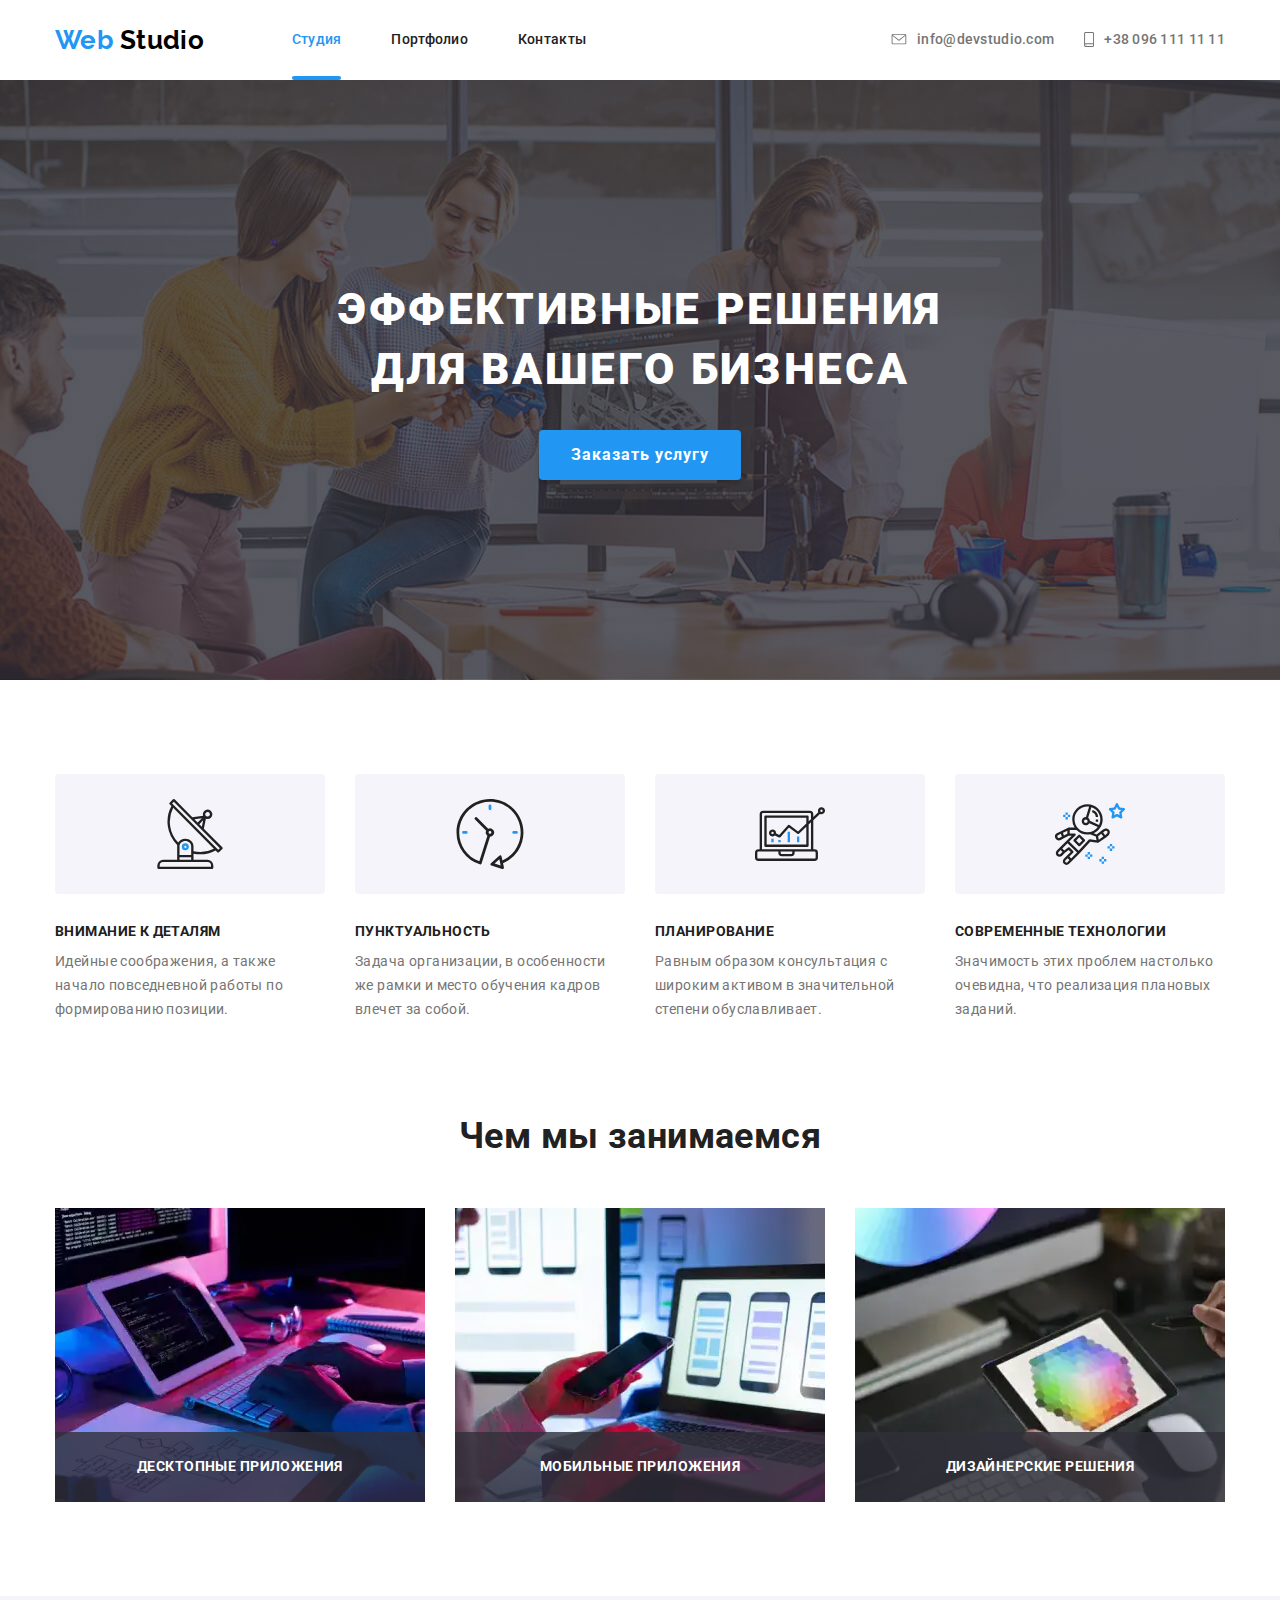
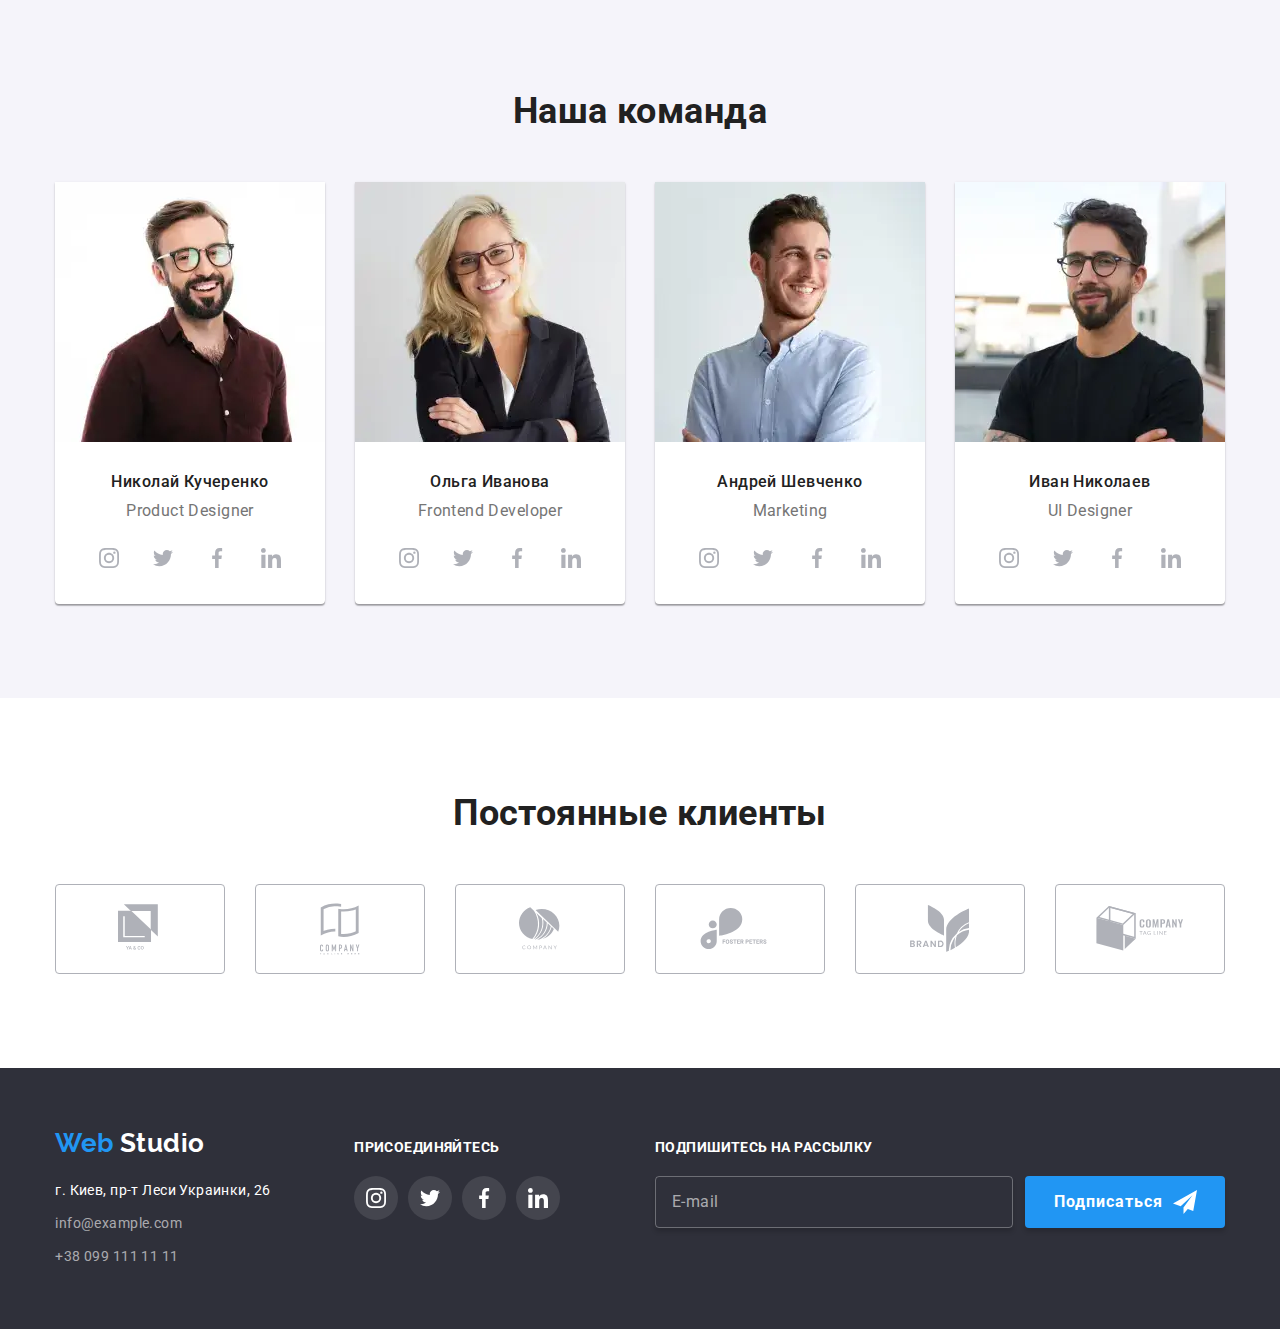
<file: index.html>
<!DOCTYPE html>
<html lang="ru">
  <head>
    <meta charset="UTF-8" />
    <meta name="viewport" content="width=device-width, initial-scale=1.0" />
    <title>Веб Студия</title>
    <link
      href="https://fonts.googleapis.com/css2?family=Roboto:wght@400;500;700;900&display=swap"
      rel="stylesheet"
    />
    <!-- <link
      rel="stylesheet"
      href="https://cdnjs.cloudflare.com/ajax/libs/modern-normalize/0.7.0/modern-normalize.min.css"
    /> -->
    <link
      rel="stylesheet"
      href="https://cdnjs.cloudflare.com/ajax/libs/animate.css/4.0.0/animate.min.css"
    />
    <link rel="stylesheet" href="./css/main.min.css" />
  </head>
  <body class="page">
    <!-- Шапка -->
    <header class="header studio">
      <div class="container">
        <a class="logo animate__heartBeat" href="./index.html" lang="en"
          ><span class="accent">Web</span> Studio</a
        >
        <button
          class="menu-button"
          type="button"
          aria-expanded="false"
          aria-controls="menu-container"
          data-menu-button
        >
          <svg
            class="icon-menu-button"
            width="40"
            height="40"
            aria-label="Переключатель мобильного меню"
          >
            <use
              class="icon-menu-open"
              href="./images/sprite.svg#icon-menu-open"
            ></use>
            <use
              class="icon-menu-close"
              href="./images/sprite.svg#icon-menu-close"
            ></use>
          </svg>
        </button>

        <div class="menu-container" id="menu-container" data-menu>
          <nav class="navigation">
            <ul class="site-nav-list">
              <li class="site-nav-item">
                <a class="site-nav-link current" href="">Студия</a>
              </li>
              <li class="site-nav-item">
                <a class="site-nav-link" href="./portfolio.html">Портфолио</a>
              </li>
              <li class="site-nav-item">
                <a class="site-nav-link" href="#contacts">Контакты</a>
              </li>
            </ul>
          </nav>

          <!-- МОЖНА ОБЕРНУТИ У address -->
          <ul class="header-connect-list">
            <li class="header-connect-item">
              <a class="header-connect-link" href="mailto:info@devstudio.com">
                <svg class="icon-header-connect" width="16px" height="11px">
                  <use href="./images/sprite.svg#envelope"></use>
                </svg>
                info@devstudio.com</a
              >
            </li>
            <li class="header-connect-item">
              <a class="header-connect-link" href="tel:+380961111111">
                <svg class="icon-header-connect" width="10px" height="15px">
                  <use href="./images/sprite.svg#smartphone"></use>
                </svg>
                +38 096 111 11 11</a
              >
            </li>
          </ul>
        </div>
      </div>
    </header>

    <main>
      <!-- Герой -->
      <section class="hero">
        <h1 class="hero-title">
          Эффективные решения <br />
          для вашего бизнеса
        </h1>
        <button data-modal-open class="button">Заказать услугу</button>
      </section>

      <!-- Переваги -->
      <section class="benefits section">
        <div class="container">
          <h2 class="section-title visually-hidden">Преимущества</h2>
          <ul class="benefits-list">
            <li class="list-item">
              <div class="benefits-icon">
                <svg class="icon-benefits-list">
                  <use href="./images/sprite.svg#benefits-antenna"></use>
                </svg>
              </div>
              <h3 class="title">Внимание к деталям</h3>
              <p class="text">
                Идейные соображения, а также начало повседневной работы по
                формированию позиции.
              </p>
            </li>
            <li class="list-item">
              <div class="benefits-icon">
                <svg class="icon-benefits-list">
                  <use href="./images/sprite.svg#benefits-clock"></use>
                </svg>
              </div>
              <h3 class="title">Пунктуальность</h3>
              <p class="text">
                Задача организации, в особенности же рамки и место обучения
                кадров влечет за собой.
              </p>
            </li>
            <li class="list-item">
              <div class="benefits-icon">
                <svg class="icon-benefits-list">
                  <use href="./images/sprite.svg#benefits-diagram"></use>
                </svg>
              </div>
              <h3 class="title">Планирование</h3>
              <p class="text">
                Равным образом консультация с широким активом в значительной
                степени обуславливает.
              </p>
            </li>
            <li class="list-item">
              <div class="benefits-icon">
                <svg class="icon-benefits-list">
                  <use href="./images/sprite.svg#benefits-astronaut"></use>
                </svg>
              </div>
              <h3 class="title">Современные технологии</h3>
              <p class="text">
                Значимость этих проблем настолько очевидна, что реализация
                плановых заданий.
              </p>
            </li>
          </ul>
        </div>
      </section>

      <!-- Чим ми займаємося -->
      <section class="what-we-do section">
        <div class="container">
          <h2 class="section-title">Чем мы занимаемся</h2>
          <ul class="list">
            <li class="list-item">
              <picture>
                <source
                  srcset="
                    ./images/what-we-do/notebook.webp    1x,
                    ./images/what-we-do/notebook@2x.webp 2x,
                    ./images/what-we-do/notebook@3x.webp 3x
                  "
                  type="image/webp"
                />
                <source
                  srcset="
                    ./images/what-we-do/notebook.jpg    1x,
                    ./images/what-we-do/notebook@2x.jpg 2x,
                    ./images/what-we-do/notebook@3x.jpg 3x
                  "
                  type="image/jpg"
                />
                <img src="./images/what-we-do/notebook.jpg" alt="Ноутбук" />
              </picture>

              <h3 class="title">Десктопные приложения</h3>
            </li>
            <li class="list-item">
              <picture>
                <source
                  srcset="
                    ./images/what-we-do/mobile.webp    1x,
                    ./images/what-we-do/mobile@2x.webp 2x,
                    ./images/what-we-do/mobile@3x.webp 3x
                  "
                  type="image/webp"
                />
                <source
                  srcset="
                    ./images/what-we-do/mobile.jpg    1x,
                    ./images/what-we-do/mobile@2x.jpg 2x,
                    ./images/what-we-do/mobile@3x.jpg 3x
                  "
                  type="image/jpg"
                />
                <img
                  src="./images/what-we-do/mobile.jpg"
                  alt="Мобильный телефон"
                />
              </picture>
              <h3 class="title">Мобильные приложения</h3>
            </li>
            <li class="list-item">
              <picture>
                <source
                  srcset="
                    ./images/what-we-do/monitor.webp    1x,
                    ./images/what-we-do/monitor@2x.webp 2x,
                    ./images/what-we-do/monitor@3x.webp 3x
                  "
                  type="image/webp"
                />
                <source
                  srcset="
                    ./images/what-we-do/monitor.jpg    1x,
                    ./images/what-we-do/monitor@2x.jpg 2x,
                    ./images/what-we-do/monitor@3x.jpg 3x
                  "
                  type="image/jpg"
                />
                <img src="./images/what-we-do/monitor.jpg" alt="Монитор" />
              </picture>

              <h3 class="title">Дизайнерские решения</h3>
            </li>
          </ul>
        </div>
      </section>

      <!-- Наша команда -->
      <section class="team section">
        <div class="container">
          <h2 class="section-title">Наша команда</h2>
          <ul class="member-list">
            <li class="list-item">
              <picture>
                <source
                  srcset="
                    ./images/team/foto1-desktop.webp    1x,
                    ./images/team/foto1-desktop@2x.webp 2x,
                    ./images/team/foto1-desktop@3x.webp 3x
                  "
                  media="(min-width: 1200px)"
                  type="image/webp"
                />
                <source
                  srcset="
                    ./images/team/foto1-desktop.jpg    1x,
                    ./images/team/foto1-desktop@2x.jpg 2x,
                    ./images/team/foto1-desktop@3x.jpg 3x
                  "
                  media="(min-width: 1200px)"
                  type="image/jpg"
                />
                <source
                  srcset="
                    ./images/team/foto1-tablet.webp    1x,
                    ./images/team/foto1-tablet@2x.webp 2x,
                    ./images/team/foto1-tablet@3x.webp 3x
                  "
                  media="(min-width: 768px)"
                  type="image/webp"
                />
                <source
                  srcset="
                    ./images/team/foto1-tablet.jpg    1x,
                    ./images/team/foto1-tablet@2x.jpg 2x,
                    ./images/team/foto1-tablet@3x.jpg 3x
                  "
                  media="(min-width: 768px)"
                  type="image/jpg"
                />
                <source
                  srcset="
                    ./images/team/foto1-mobile.webp    1x,
                    ./images/team/foto1-mobile@2x.webp 2x,
                    ./images/team/foto1-mobile@3x.webp 3x
                  "
                  media="(max-width: 767px)"
                  type="image/webp"
                />
                <source
                  srcset="
                    ./images/team/foto1-mobile.jpg    1x,
                    ./images/team/foto1-mobile@2x.jpg 2x,
                    ./images/team/foto1-mobile@3x.jpg 3x
                  "
                  media="(max-width: 767px)"
                  type="image/jpg"
                />
                <img
                  class="team-image"
                  src="./images/team/foto1-mobile.jpg"
                  alt="Фото Николая Кучеренко"
                />
              </picture>
              <h3 class="team-member">Николай Кучеренко</h3>
              <p class="position" lang="en">Product Designer</p>
              <ul class="social-links-list">
                <li class="social-links-item">
                  <a
                    class="social-network-link"
                    href=""
                    aria-label="Ccылка на Инстаграм"
                  >
                    <svg class="icon-social-link">
                      <use href="./images/sprite.svg#instagram"></use>
                    </svg>
                  </a>
                </li>
                <li class="social-links-item">
                  <a
                    class="social-network-link"
                    href=""
                    aria-label="Ccылка на Твиттер"
                  >
                    <svg class="icon-social-link">
                      <use href="./images/sprite.svg#twitter"></use>
                    </svg>
                  </a>
                </li>
                <li class="social-links-item">
                  <a
                    class="social-network-link"
                    href=""
                    aria-label="Ccылка на Фейсбук"
                  >
                    <svg class="icon-social-link">
                      <use href="./images/sprite.svg#facebook"></use>
                    </svg>
                  </a>
                </li>
                <li class="social-links-item">
                  <a
                    class="social-network-link"
                    href=""
                    aria-label="Ccылка на Линкедин"
                  >
                    <svg class="icon-social-link">
                      <use href="./images/sprite.svg#linkedin"></use>
                    </svg>
                  </a>
                </li>
              </ul>
            </li>
            <li class="list-item">
              <picture>
                <source
                  srcset="
                    ./images/team/foto2-desktop.webp    1x,
                    ./images/team/foto2-desktop@2x.webp 2x,
                    ./images/team/foto2-desktop@3x.webp 3x
                  "
                  media="(min-width: 1200px)"
                  type="image/webp"
                />
                <source
                  srcset="
                    ./images/team/foto2-desktop.jpg    1x,
                    ./images/team/foto2-desktop@2x.jpg 2x,
                    ./images/team/foto2-desktop@3x.jpg 3x
                  "
                  media="(min-width: 1200px)"
                  type="image/jpg"
                />
                <source
                  srcset="
                    ./images/team/foto2-tablet.webp    1x,
                    ./images/team/foto2-tablet@2x.webp 2x,
                    ./images/team/foto2-tablet@3x.webp 3x
                  "
                  media="(min-width: 768px)"
                  type="image/webp"
                />
                <source
                  srcset="
                    ./images/team/foto2-tablet.jpg    1x,
                    ./images/team/foto2-tablet@2x.jpg 2x,
                    ./images/team/foto2-tablet@3x.jpg 3x
                  "
                  media="(min-width: 768px)"
                  type="image/jpg"
                />
                <source
                  srcset="
                    ./images/team/foto2-mobile.webp    1x,
                    ./images/team/foto2-mobile@2x.webp 2x,
                    ./images/team/foto2-mobile@3x.webp 3x
                  "
                  media="(max-width: 767px)"
                  type="image/webp"
                />
                <source
                  srcset="
                    ./images/team/foto2-mobile.jpg    1x,
                    ./images/team/foto2-mobile@2x.jpg 2x,
                    ./images/team/foto2-mobile@3x.jpg 3x
                  "
                  media="(max-width: 767px)"
                  type="image/jpg"
                />
                <img
                  class="team-image"
                  src="./images/team/foto2-mobile.jpg"
                  alt="Фото Ольги Ивановой"
                />
              </picture>
              <h3 class="team-member">Ольга Иванова</h3>
              <p class="position" lang="en">Frontend Developer</p>
              <ul class="social-links-list">
                <li class="social-links-item">
                  <a
                    class="social-network-link"
                    href=""
                    aria-label="Ccылка на Инстаграм"
                  >
                    <svg class="icon-social-link">
                      <use href="./images/sprite.svg#instagram"></use>
                    </svg>
                  </a>
                </li>
                <li class="social-links-item">
                  <a
                    class="social-network-link"
                    href=""
                    aria-label="Ccылка на Твиттер"
                  >
                    <svg class="icon-social-link">
                      <use href="./images/sprite.svg#twitter"></use>
                    </svg>
                  </a>
                </li>
                <li class="social-links-item">
                  <a
                    class="social-network-link"
                    href=""
                    aria-label="Ccылка на Фейсбук"
                  >
                    <svg class="icon-social-link">
                      <use href="./images/sprite.svg#facebook"></use>
                    </svg>
                  </a>
                </li>
                <li class="social-links-item">
                  <a
                    class="social-network-link"
                    href=""
                    aria-label="Ccылка на Линкедин"
                  >
                    <svg class="icon-social-link">
                      <use href="./images/sprite.svg#linkedin"></use>
                    </svg>
                  </a>
                </li>
              </ul>
            </li>
            <li class="list-item">
              <picture>
                <source
                  srcset="
                    ./images/team/foto3-desktop.webp    1x,
                    ./images/team/foto3-desktop@2x.webp 2x,
                    ./images/team/foto3-desktop@3x.webp 3x
                  "
                  media="(min-width: 1200px)"
                  type="image/webp"
                />
                <source
                  srcset="
                    ./images/team/foto3-desktop.jpg    1x,
                    ./images/team/foto3-desktop@2x.jpg 2x,
                    ./images/team/foto3-desktop@3x.jpg 3x
                  "
                  media="(min-width: 1200px)"
                  type="image/jpg"
                />
                <source
                  srcset="
                    ./images/team/foto3-tablet.webp    1x,
                    ./images/team/foto3-tablet@2x.webp 2x,
                    ./images/team/foto3-tablet@3x.webp 3x
                  "
                  media="(min-width: 768px)"
                  type="image/webp"
                />
                <source
                  srcset="
                    ./images/team/foto3-tablet.jpg    1x,
                    ./images/team/foto3-tablet@2x.jpg 2x,
                    ./images/team/foto3-tablet@3x.jpg 3x
                  "
                  media="(min-width: 768px)"
                  type="image/jpg"
                />
                <source
                  srcset="
                    ./images/team/foto3-mobile.webp    1x,
                    ./images/team/foto3-mobile@2x.webp 2x,
                    ./images/team/foto3-mobile@3x.webp 3x
                  "
                  media="(max-width: 767px)"
                  type="image/webp"
                />
                <source
                  srcset="
                    ./images/team/foto3-mobile.jpg    1x,
                    ./images/team/foto3-mobile@2x.jpg 2x,
                    ./images/team/foto3-mobile@3x.jpg 3x
                  "
                  media="(max-width: 767px)"
                  type="image/jpg"
                />
                <img
                  class="team-image"
                  src="./images/team/foto3-mobile.jpg"
                  alt="Фото Андрея Шевченко"
                />
              </picture>
              <h3 class="team-member">Андрей Шевченко</h3>
              <p class="position" lang="en">Marketing</p>
              <ul class="social-links-list">
                <li class="social-links-item">
                  <a
                    class="social-network-link"
                    href=""
                    aria-label="Ccылка на Инстаграм"
                  >
                    <svg class="icon-social-link">
                      <use href="./images/sprite.svg#instagram"></use>
                    </svg>
                  </a>
                </li>
                <li class="social-links-item">
                  <a
                    class="social-network-link"
                    href=""
                    aria-label="Ccылка на Твиттер"
                  >
                    <svg class="icon-social-link">
                      <use href="./images/sprite.svg#twitter"></use>
                    </svg>
                  </a>
                </li>
                <li class="social-links-item">
                  <a
                    class="social-network-link"
                    href=""
                    aria-label="Ccылка на Фейсбук"
                  >
                    <svg class="icon-social-link">
                      <use href="./images/sprite.svg#facebook"></use>
                    </svg>
                  </a>
                </li>
                <li class="social-links-item">
                  <a
                    class="social-network-link"
                    href=""
                    aria-label="Ccылка на Линкедин"
                  >
                    <svg class="icon-social-link">
                      <use href="./images/sprite.svg#linkedin"></use>
                    </svg>
                  </a>
                </li>
              </ul>
            </li>
            <li class="list-item">
              <picture>
                <source
                  srcset="
                    ./images/team/foto4-desktop.webp    1x,
                    ./images/team/foto4-desktop@2x.webp 2x,
                    ./images/team/foto4-desktop@3x.webp 3x
                  "
                  media="(min-width: 1200px)"
                  type="image/webp"
                />
                <source
                  srcset="
                    ./images/team/foto4-desktop.jpg    1x,
                    ./images/team/foto4-desktop@2x.jpg 2x,
                    ./images/team/foto4-desktop@3x.jpg 3x
                  "
                  media="(min-width: 1200px)"
                  type="image/jpg"
                />
                <source
                  srcset="
                    ./images/team/foto4-tablet.webp    1x,
                    ./images/team/foto4-tablet@2x.webp 2x,
                    ./images/team/foto4-tablet@3x.webp 3x
                  "
                  media="(min-width: 768px)"
                  type="image/webp"
                />
                <source
                  srcset="
                    ./images/team/foto4-tablet.jpg    1x,
                    ./images/team/foto4-tablet@2x.jpg 2x,
                    ./images/team/foto4-tablet@3x.jpg 3x
                  "
                  media="(min-width: 768px)"
                  type="image/jpg"
                />
                <source
                  srcset="
                    ./images/team/foto4-mobile.webp    1x,
                    ./images/team/foto4-mobile@2x.webp 2x,
                    ./images/team/foto4-mobile@3x.webp 3x
                  "
                  media="(max-width: 767px)"
                  type="image/webp"
                />
                <source
                  srcset="
                    ./images/team/foto4-mobile.jpg    1x,
                    ./images/team/foto4-mobile@2x.jpg 2x,
                    ./images/team/foto4-mobile@3x.jpg 3x
                  "
                  media="(max-width: 767px)"
                  type="image/jpg"
                />
                <img
                  class="team-image"
                  src="./images/team/foto4-mobile.jpg"
                  alt="Фото Ивана Николаева"
                />
              </picture>
              <h3 class="team-member">Иван Николаев</h3>
              <p class="position" lang="en">UI Designer</p>
              <ul class="social-links-list">
                <li class="social-links-item">
                  <a
                    class="social-network-link"
                    href=""
                    aria-label="Ccылка на Инстаграм"
                  >
                    <svg class="icon-social-link">
                      <use href="./images/sprite.svg#instagram"></use>
                    </svg>
                  </a>
                </li>
                <li class="social-links-item">
                  <a
                    class="social-network-link"
                    href=""
                    aria-label="Ccылка на Твиттер"
                  >
                    <svg class="icon-social-link">
                      <use href="./images/sprite.svg#twitter"></use>
                    </svg>
                  </a>
                </li>
                <li class="social-links-item">
                  <a
                    class="social-network-link"
                    href=""
                    aria-label="Ccылка на Фейсбук"
                  >
                    <svg class="icon-social-link">
                      <use href="./images/sprite.svg#facebook"></use>
                    </svg>
                  </a>
                </li>
                <li class="social-links-item">
                  <a
                    class="social-network-link"
                    href=""
                    aria-label="Ccылка на Линкедин"
                  >
                    <svg class="icon-social-link">
                      <use href="./images/sprite.svg#linkedin"></use>
                    </svg>
                  </a>
                </li>
              </ul>
            </li>
          </ul>
        </div>
      </section>

      <!-- Постійні клієнти -->
      <section class="clients section">
        <div class="container">
          <h2 class="section-title">Постоянные клиенты</h2>
          <ul class="clients-list">
            <li class="clients-list-item">
              <a
                class="clients-list-link"
                href=""
                aria-label="Логотип компании Ya&amp;Co"
              >
                <svg class="clients-logo" width="44px" height="49px">
                  <use href="./images/sprite.svg#logo-ya-and-co"></use>
                </svg>
              </a>
            </li>
            <li class="clients-list-item">
              <a
                class="clients-list-link"
                href=""
                aria-label="Логотип компании TAGLINE HERE"
              >
                <svg class="clients-logo" width="40px" height="52px">
                  <use href="./images/sprite.svg#logo-tagline-here"></use>
                </svg>
              </a>
            </li>
            <li class="clients-list-item">
              <a
                class="clients-list-link"
                href=""
                aria-label="Логотип компании COMPANY"
              >
                <svg class="clients-logo" width="41px" height="43px">
                  <use href="./images/sprite.svg#logo-company"></use>
                </svg>
              </a>
            </li>
            <li class="clients-list-item">
              <a
                class="clients-list-link"
                href=""
                aria-label="Логотип компании Foster Peters"
              >
                <svg class="clients-logo" width="80px" height="42px">
                  <use href="./images/sprite.svg#logo-foster-peters"></use>
                </svg>
              </a>
            </li>
            <li class="clients-list-item">
              <a
                class="clients-list-link"
                href=""
                aria-label="Логотип компании Brand"
              >
                <svg class="clients-logo" width="59px" height="47px">
                  <use href="./images/sprite.svg#logo-brand"></use>
                </svg>
              </a>
            </li>
            <li class="clients-list-item">
              <a
                class="clients-list-link"
                href=""
                aria-label="логотип компании TAG LINE"
              >
                <svg class="clients-logo" width="88px" height="45px">
                  <use href="./images/sprite.svg#logo-tag-line"></use>
                </svg>
              </a>
            </li>
          </ul>
        </div>
      </section>
    </main>

    <!-- Футер -->
    <footer class="footer">
      <div class="container">
        <div class="contacts wrapper" id="contacts">
          <a class="logo" href="./index.html" lang="en"
            ><span class="accent">Web</span> Studio</a
          >
          <address class="footer-address">
            <a
              class="footer-map link"
              href="https://goo.gl/maps/ABY5jRsCjZRVGQo96"
              target="_blank"
              rel="noreferrer noopener"
              >г. Киев, пр-т Леси Украинки, 26</a
            >
            <a class="footer-mail link" href="mailto:info@example.com"
              >info@example.com</a
            >
            <a class="footer-tel link" href="tel:+380991111111"
              >+38 099 111 11 11</a
            >
          </address>
        </div>
        <div class="join-us wrapper">
          <b class="title">Присоединяйтесь</b>
          <ul class="social-links-list">
            <li class="social-links-item icon-instagram">
              <a
                class="social-network-link"
                href=""
                aria-label="Ссылка на Инстаграм"
              >
                <svg class="icon-social-link">
                  <use href="./images/sprite.svg#instagram"></use>
                </svg>
              </a>
            </li>
            <li class="social-links-item icon-twitter">
              <a
                class="social-network-link"
                href=""
                aria-label="Ссылка на Твиттер"
              >
                <svg class="icon-social-link">
                  <use href="./images/sprite.svg#twitter"></use>
                </svg>
              </a>
            </li>
            <li class="social-links-item icon-facebook">
              <a
                class="social-network-link"
                href=""
                aria-label="Ссылка на Фейсбук"
              >
                <svg class="icon-social-link">
                  <use href="./images/sprite.svg#facebook"></use>
                </svg>
              </a>
            </li>
            <li class="social-links-item icon-linkedin">
              <a
                class="social-network-link"
                href=""
                aria-label="Ссылка на Линкедин"
              >
                <svg class="icon-social-link">
                  <use href="./images/sprite.svg#linkedin"></use>
                </svg>
              </a>
            </li>
          </ul>
        </div>

        <div class="form-container wrapper">
          <b class="title">Подпишитесь на рассылку</b>
          <form action="#" class="footer-form">
            <div class="footer-form-field">
              <input
                class="form-mail"
                type="email"
                name="mail"
                id="mail"
                placeholder="E-mail"
              />
              <button type="submit" class="button">
                Подписаться
                <svg
                  class="icon-sign animate__zoomIn"
                  width="24px"
                  height="24px"
                >
                  <use href="./images/sprite.svg#icon-sign"></use>
                </svg>
              </button>
            </div>
          </form>
        </div>
      </div>
    </footer>

    <!-- Модальне вікно -->
    <div data-modal class="backdrop is-hidden">
      <form action="#" class="modal-form">
        <button class="modal-close-button" type="button" data-modal-close>
          <svg
            class="icon-modal-close-button"
            aria-label="Иконка закрытия модального окна"
          >
            <use href="./images/sprite.svg#icon-close-btn"></use>
          </svg>
        </button>
        <b class="modal-invite">Оставьте свои данные, мы вам перезвоним</b>
        <div class="modal-form-input-field">
          <input
            class="modal-form-input"
            type="text"
            name="user-name"
            id="modal-user-name"
            placeholder=" "
            minlength="2"
            required
          />
          <label class="modal-form-label" for="modal-user-name">Имя</label>
          <svg class="icon-modal-form-input">
            <use href="./images/sprite.svg#icon-person"></use>
          </svg>
        </div>
        <div class="modal-form-input-field">
          <input
            class="modal-form-input"
            type="tel"
            name="user-tel"
            id="modal-user-tel"
            placeholder=" "
            required
          />
          <label class="modal-form-label" for="modal-user-tel">Телефон</label>
          <svg class="icon-modal-form-input">
            <use href="./images/sprite.svg#icon-phone"></use>
          </svg>
        </div>
        <div class="modal-form-input-field">
          <input
            class="modal-form-input"
            type="email"
            name="user-mail"
            id="modal-user-mail"
            placeholder=" "
            required
          />
          <label class="modal-form-label" for="modal-user-mail">Почта</label>
          <svg class="icon-modal-form-input">
            <use href="./images/sprite.svg#icon-mail"></use>
          </svg>
        </div>
        <div class="modal-form-comment-field">
          <textarea
            class="modal-form-comment"
            name="user-comment"
            id="modal-user-comment"
            placeholder=" "
          ></textarea>
          <label class="modal-form-label" for="modal-user-comment"
            >Комментарий</label
          >
        </div>
        <label class="modal-form-option-label">
          <input
            class="modal-form-checkbox visually-hidden"
            type="checkbox"
            name="policy"
            value="accept-policy"
            required
          />
          <span class="modal-form-custom-checkbox"></span>
          <span class="modal-form-policy"
            >Соглашаюсь с рассылкой и принимаю
            <a class="link-contract" href="">Условия договора</a></span
          >
        </label>
        <button class="button" type="submit">Отправить</button>
      </form>
    </div>

    <script src="./js/menu.js"></script>
    <script src="./js/modal.js"></script>
  </body>
</html>
</file>
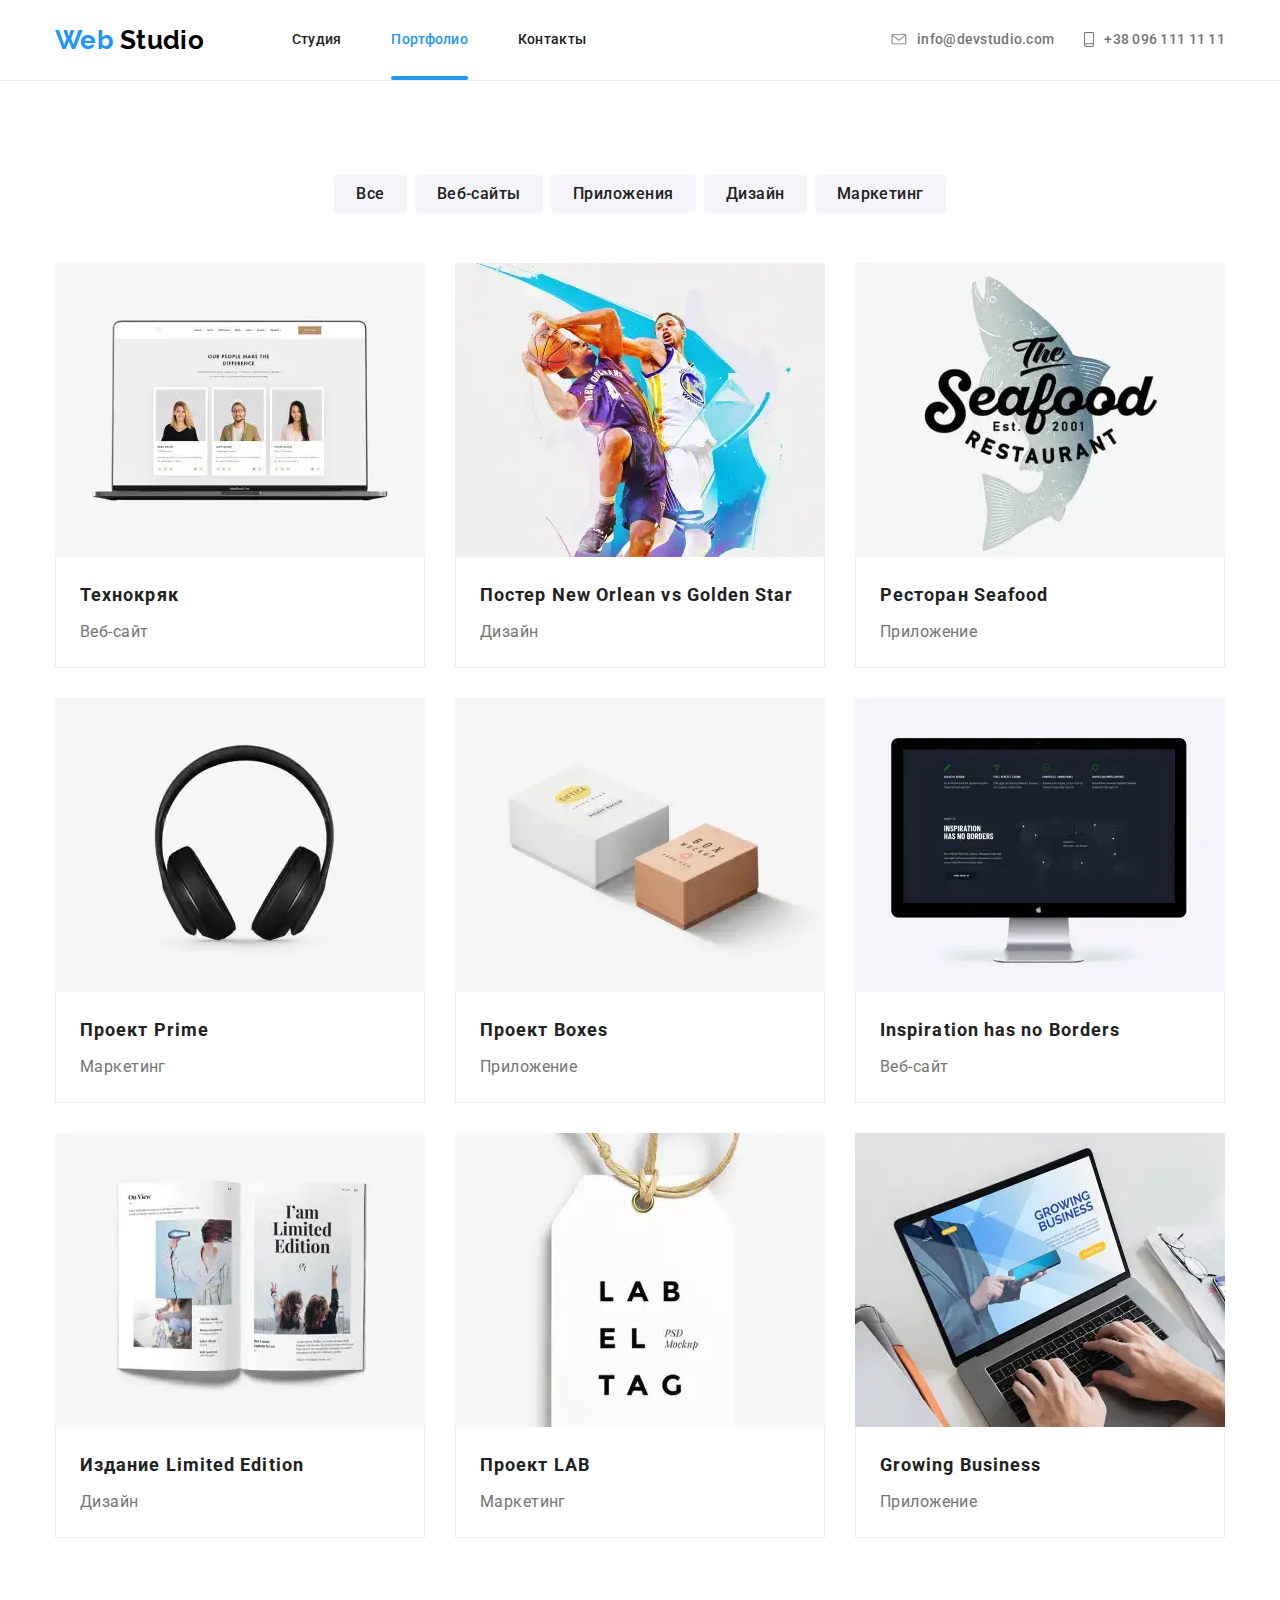
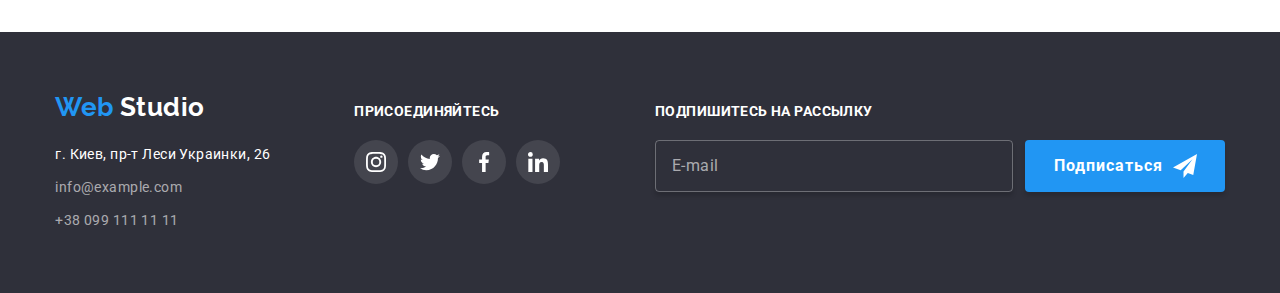
<file: portfolio.html>
<!DOCTYPE html>
<html lang="ru">
  <head>
    <meta charset="UTF-8" />
    <meta name="viewport" content="width=device-width, initial-scale=1.0" />
    <title>Веб Студия</title>
    <link
      href="https://fonts.googleapis.com/css2?family=Roboto:wght@400;500;700;900&display=swap"
      rel="stylesheet"
    />
    <link
      rel="stylesheet"
      href="https://cdnjs.cloudflare.com/ajax/libs/animate.css/4.0.0/animate.min.css"
    />
    <link rel="stylesheet" href="./css/main.min.css" />
  </head>
  <body class="page">
    <!-- Шапка -->
    <header class="header">
      <div class="container">
        <a class="logo animate__heartBeat" href="./index.html" lang="en"
          ><span class="accent">Web</span> Studio</a
        >
        <button
          class="menu-button"
          type="button"
          aria-expanded="false"
          data-menu-button
        >
          <svg
            class="icon-menu-button"
            width="40"
            height="40"
            aria-label="Переключатель мобильного меню"
          >
            <use
              class="icon-menu-open"
              href="./images/sprite.svg#icon-menu-open"
            ></use>
            <use
              class="icon-menu-close"
              href="./images/sprite.svg#icon-menu-close"
            ></use>
          </svg>
        </button>

        <div class="menu-container" data-menu>
          <nav class="navigation">
            <ul class="site-nav-list">
              <li class="site-nav-item">
                <a class="site-nav-link" href="./index.html">Студия</a>
              </li>
              <li class="site-nav-item">
                <a class="site-nav-link current" href="">Портфолио</a>
              </li>
              <li class="site-nav-item">
                <a class="site-nav-link" href="#contacts">Контакты</a>
              </li>
            </ul>
          </nav>

          <!-- МОЖНА ОБЕРНУТИ У address -->
          <ul class="header-connect-list">
            <li class="header-connect-item">
              <a class="header-connect-link" href="mailto:info@devstudio.com">
                <svg class="icon-header-connect" width="16px" height="11px">
                  <use href="./images/sprite.svg#envelope"></use>
                </svg>
                info@devstudio.com</a
              >
            </li>
            <li class="header-connect-item">
              <a class="header-connect-link" href="tel:+380961111111">
                <svg class="icon-header-connect" width="10px" height="15px">
                  <use href="./images/sprite.svg#smartphone"></use>
                </svg>
                +38 096 111 11 11</a
              >
            </li>
          </ul>
        </div>
      </div>
    </header>

    <!-- Портфолио -->
    <main>
      <section class="portfolio section">
        <div class="container">
          <h1 class="visually-hidden">Портфолио</h1>
          <ul class="filter-list">
            <li class="filter-item">
              <button class="button" type="button">Все</button>
            </li>
            <li class="filter-item">
              <button class="button" type="button">Веб-сайты</button>
            </li>
            <li class="filter-item">
              <button class="button" type="button">Приложения</button>
            </li>
            <li class="filter-item">
              <button class="button" type="button">Дизайн</button>
            </li>
            <li class="filter-item">
              <button class="button" type="button">Маркетинг</button>
            </li>
          </ul>

          <ul class="card-list">
            <li class="list-item">
              <a class="card-item-link" href="">
                <div class="card-item-img-wrapper">
                  <picture>
                    <source
                      srcset="
                        ./images/portfolio/image1-desktop.webp    1x,
                        ./images/portfolio/image1-desktop@2x.webp 2x,
                        ./images/portfolio/image1-desktop@3x.webp 3x
                      "
                      media="(min-width: 1200px)"
                      type="image/webp"
                    />
                    <source
                      srcset="
                        ./images/portfolio/image1-desktop.jpg    1x,
                        ./images/portfolio/image1-desktop@2x.jpg 2x,
                        ./images/portfolio/image1-desktop@3x.jpg 3x
                      "
                      media="(min-width: 1200px)"
                      type="image/jpg"
                    />
                    <source
                      srcset="
                        ./images/portfolio/image1-tablet.webp    1x,
                        ./images/portfolio/image1-tablet@2x.webp 2x,
                        ./images/portfolio/image1-tablet@3x.webp 3x
                      "
                      media="(min-width: 768px)"
                      type="image/webp"
                    />
                    <source
                      srcset="
                        ./images/portfolio/image1-tablet.jpg    1x,
                        ./images/portfolio/image1-tablet@2x.jpg 2x,
                        ./images/portfolio/image1-tablet@3x.jpg 3x
                      "
                      media="(min-width: 768px)"
                      type="image/jpg"
                    />
                    <source
                      srcset="
                        ./images/portfolio/image1-mobile.webp    1x,
                        ./images/portfolio/image1-mobile@2x.webp 2x,
                        ./images/portfolio/image1-mobile@3x.webp 3x
                      "
                      media="(max-width: 767px)"
                      type="image/webp"
                    />
                    <source
                      srcset="
                        ./images/portfolio/image1-mobile.jpg    1x,
                        ./images/portfolio/image1-mobile@2x.jpg 2x,
                        ./images/portfolio/image1-mobile@3x.jpg 3x
                      "
                      media="(max-width: 767px)"
                      type="image/jpg"
                    />
                    <img
                      class="card-item-image"
                      src="./images/portfolio/image1-mobile.jpg"
                      alt="Изображение ноутбука"
                    />
                  </picture>

                  <p class="overlay-text">
                    Технокряк это современная площадка распространения
                    коронавируса. Компании используют эту платформу для
                    цифрового шпионажа и атак на защищённые сервера конкурентов.
                  </p>
                </div>
                <div class="card-content">
                  <h2 class="title">Технокряк</h2>
                  <p class="text">Веб-сайт</p>
                </div>
              </a>
            </li>
            <li class="list-item">
              <a class="card-item-link" href="">
                <div class="card-item-img-wrapper">
                  <picture>
                    <source
                      srcset="
                        ./images/portfolio/image2-desktop.webp    1x,
                        ./images/portfolio/image2-desktop@2x.webp 2x,
                        ./images/portfolio/image2-desktop@3x.webp 3x
                      "
                      media="(min-width: 1200px)"
                      type="image/webp"
                    />
                    <source
                      srcset="
                        ./images/portfolio/image2-desktop.jpg    1x,
                        ./images/portfolio/image2-desktop@2x.jpg 2x,
                        ./images/portfolio/image2-desktop@3x.jpg 3x
                      "
                      media="(min-width: 1200px)"
                      type="image/jpg"
                    />
                    <source
                      srcset="
                        ./images/portfolio/image2-tablet.webp    1x,
                        ./images/portfolio/image2-tablet@2x.webp 2x,
                        ./images/portfolio/image2-tablet@3x.webp 3x
                      "
                      media="(min-width: 768px)"
                      type="image/webp"
                    />
                    <source
                      srcset="
                        ./images/portfolio/image2-tablet.jpg    1x,
                        ./images/portfolio/image2-tablet@2x.jpg 2x,
                        ./images/portfolio/image2-tablet@3x.jpg 3x
                      "
                      media="(min-width: 768px)"
                      type="image/jpg"
                    />
                    <source
                      srcset="
                        ./images/portfolio/image2-mobile.webp    1x,
                        ./images/portfolio/image2-mobile@2x.webp 2x,
                        ./images/portfolio/image2-mobile@3x.webp 3x
                      "
                      media="(max-width: 767px)"
                      type="image/webp"
                    />
                    <source
                      srcset="
                        ./images/portfolio/image2-mobile.jpg    1x,
                        ./images/portfolio/image2-mobile@2x.jpg 2x,
                        ./images/portfolio/image2-mobile@3x.jpg 3x
                      "
                      media="(max-width: 767px)"
                      type="image/jpg"
                    />
                    <img
                      class="card-item-image"
                      src="./images/portfolio/image2-mobile.jpg"
                      alt="Двое спортсменов играют в баскетбол"
                    />
                  </picture>
                  <p class="overlay-text">
                    Технокряк это современная площадка распространения
                    коронавируса. Компании используют эту платформу для
                    цифрового шпионажа и атак на защищённые сервера конкурентов.
                  </p>
                </div>
                <div class="card-content">
                  <h2 class="title">
                    Постер <span lang="en">New Orlean vs Golden Star</span>
                  </h2>
                  <p class="text">Дизайн</p>
                </div>
              </a>
            </li>
            <li class="list-item">
              <a class="card-item-link" href="">
                <div class="card-item-img-wrapper">
                  <picture>
                    <source
                      srcset="
                        ./images/portfolio/image3-desktop.webp    1x,
                        ./images/portfolio/image3-desktop@2x.webp 2x,
                        ./images/portfolio/image3-desktop@3x.webp 3x
                      "
                      media="(min-width: 1200px)"
                      type="image/webp"
                    />
                    <source
                      srcset="
                        ./images/portfolio/image3-desktop.jpg    1x,
                        ./images/portfolio/image3-desktop@2x.jpg 2x,
                        ./images/portfolio/image3-desktop@3x.jpg 3x
                      "
                      media="(min-width: 1200px)"
                      type="image/jpg"
                    />
                    <source
                      srcset="
                        ./images/portfolio/image3-tablet.webp    1x,
                        ./images/portfolio/image3-tablet@2x.webp 2x,
                        ./images/portfolio/image3-tablet@3x.webp 3x
                      "
                      media="(min-width: 768px)"
                      type="image/webp"
                    />
                    <source
                      srcset="
                        ./images/portfolio/image3-tablet.jpg    1x,
                        ./images/portfolio/image3-tablet@2x.jpg 2x,
                        ./images/portfolio/image3-tablet@3x.jpg 3x
                      "
                      media="(min-width: 768px)"
                      type="image/jpg"
                    />
                    <source
                      srcset="
                        ./images/portfolio/image3-mobile.webp    1x,
                        ./images/portfolio/image3-mobile@2x.webp 2x,
                        ./images/portfolio/image3-mobile@3x.webp 3x
                      "
                      media="(max-width: 767px)"
                      type="image/webp"
                    />
                    <source
                      srcset="
                        ./images/portfolio/image3-mobile.jpg    1x,
                        ./images/portfolio/image3-mobile@2x.jpg 2x,
                        ./images/portfolio/image3-mobile@3x.jpg 3x
                      "
                      media="(max-width: 767px)"
                      type="image/jpg"
                    />
                    <img
                      class="card-item-image"
                      src="./images/portfolio/image3-mobile.jpg"
                      alt="Логотип ресторана морепродуктов"
                    />
                  </picture>
                  <p class="overlay-text">
                    Технокряк это современная площадка распространения
                    коронавируса. Компании используют эту платформу для
                    цифрового шпионажа и атак на защищённые сервера конкурентов.
                  </p>
                </div>
                <div class="card-content">
                  <h2 class="title">Ресторан <span lang="en">Seafood</span></h2>
                  <p class="text">Приложение</p>
                </div>
              </a>
            </li>
            <li class="list-item">
              <a class="card-item-link" href="">
                <div class="card-item-img-wrapper">
                  <picture>
                    <source
                      srcset="
                        ./images/portfolio/image4-desktop.webp    1x,
                        ./images/portfolio/image4-desktop@2x.webp 2x,
                        ./images/portfolio/image4-desktop@3x.webp 3x
                      "
                      media="(min-width: 1200px)"
                      type="image/webp"
                    />
                    <source
                      srcset="
                        ./images/portfolio/image4-desktop.jpg    1x,
                        ./images/portfolio/image4-desktop@2x.jpg 2x,
                        ./images/portfolio/image4-desktop@3x.jpg 3x
                      "
                      media="(min-width: 1200px)"
                      type="image/jpg"
                    />
                    <source
                      srcset="
                        ./images/portfolio/image4-tablet.webp    1x,
                        ./images/portfolio/image4-tablet@2x.webp 2x,
                        ./images/portfolio/image4-tablet@3x.webp 3x
                      "
                      media="(min-width: 768px)"
                      type="image/webp"
                    />
                    <source
                      srcset="
                        ./images/portfolio/image4-tablet.jpg    1x,
                        ./images/portfolio/image4-tablet@2x.jpg 2x,
                        ./images/portfolio/image4-tablet@3x.jpg 3x
                      "
                      media="(min-width: 768px)"
                      type="image/jpg"
                    />
                    <source
                      srcset="
                        ./images/portfolio/image4-mobile.webp    1x,
                        ./images/portfolio/image4-mobile@2x.webp 2x,
                        ./images/portfolio/image4-mobile@3x.webp 3x
                      "
                      media="(max-width: 767px)"
                      type="image/webp"
                    />
                    <source
                      srcset="
                        ./images/portfolio/image4-mobile.jpg    1x,
                        ./images/portfolio/image4-mobile@2x.jpg 2x,
                        ./images/portfolio/image4-mobile@3x.jpg 3x
                      "
                      media="(max-width: 767px)"
                      type="image/jpg"
                    />
                    <img
                      class="card-item-image"
                      src="./images/portfolio/image4-mobile.jpg"
                      alt="Изображение наушников"
                    />
                  </picture>
                  <p class="overlay-text">
                    Технокряк это современная площадка распространения
                    коронавируса. Компании используют эту платформу для
                    цифрового шпионажа и атак на защищённые сервера конкурентов.
                  </p>
                </div>
                <div class="card-content">
                  <h2 class="title">Проект <span lang="en">Prime</span></h2>
                  <p class="text">Маркетинг</p>
                </div>
              </a>
            </li>
            <li class="list-item">
              <a class="card-item-link" href="">
                <div class="card-item-img-wrapper">
                  <picture>
                    <source
                      srcset="
                        ./images/portfolio/image5-desktop.webp    1x,
                        ./images/portfolio/image5-desktop@2x.webp 2x,
                        ./images/portfolio/image5-desktop@3x.webp 3x
                      "
                      media="(min-width: 1200px)"
                      type="image/webp"
                    />
                    <source
                      srcset="
                        ./images/portfolio/image5-desktop.jpg    1x,
                        ./images/portfolio/image5-desktop@2x.jpg 2x,
                        ./images/portfolio/image5-desktop@3x.jpg 3x
                      "
                      media="(min-width: 1200px)"
                      type="image/jpg"
                    />
                    <source
                      srcset="
                        ./images/portfolio/image5-tablet.webp    1x,
                        ./images/portfolio/image5-tablet@2x.webp 2x,
                        ./images/portfolio/image5-tablet@3x.webp 3x
                      "
                      media="(min-width: 768px)"
                      type="image/webp"
                    />
                    <source
                      srcset="
                        ./images/portfolio/image5-tablet.jpg    1x,
                        ./images/portfolio/image5-tablet@2x.jpg 2x,
                        ./images/portfolio/image5-tablet@3x.jpg 3x
                      "
                      media="(min-width: 768px)"
                      type="image/jpg"
                    />
                    <source
                      srcset="
                        ./images/portfolio/image5-mobile.webp    1x,
                        ./images/portfolio/image5-mobile@2x.webp 2x,
                        ./images/portfolio/image5-mobile@3x.webp 3x
                      "
                      media="(max-width: 767px)"
                      type="image/webp"
                    />
                    <source
                      srcset="
                        ./images/portfolio/image5-mobile.jpg    1x,
                        ./images/portfolio/image5-mobile@2x.jpg 2x,
                        ./images/portfolio/image5-mobile@3x.jpg 3x
                      "
                      media="(max-width: 767px)"
                      type="image/jpg"
                    />
                    <img
                      class="card-item-image"
                      src="./images/portfolio/image5-mobile.jpg"
                      alt="Две коробки"
                    />
                  </picture>
                  <p class="overlay-text">
                    Технокряк это современная площадка распространения
                    коронавируса. Компании используют эту платформу для
                    цифрового шпионажа и атак на защищённые сервера конкурентов.
                  </p>
                </div>
                <div class="card-content">
                  <h2 class="title">Проект <span>Boxes</span></h2>
                  <p class="text">Приложение</p>
                </div>
              </a>
            </li>
            <li class="list-item">
              <a class="card-item-link" href="">
                <div class="card-item-img-wrapper">
                  <picture>
                    <source
                      srcset="
                        ./images/portfolio/image6-desktop.webp    1x,
                        ./images/portfolio/image6-desktop@2x.webp 2x,
                        ./images/portfolio/image6-desktop@3x.webp 3x
                      "
                      media="(min-width: 1200px)"
                      type="image/webp"
                    />
                    <source
                      srcset="
                        ./images/portfolio/image6-desktop.jpg    1x,
                        ./images/portfolio/image6-desktop@2x.jpg 2x,
                        ./images/portfolio/image6-desktop@3x.jpg 3x
                      "
                      media="(min-width: 1200px)"
                      type="image/jpg"
                    />
                    <source
                      srcset="
                        ./images/portfolio/image6-tablet.webp    1x,
                        ./images/portfolio/image6-tablet@2x.webp 2x,
                        ./images/portfolio/image6-tablet@3x.webp 3x
                      "
                      media="(min-width: 768px)"
                      type="image/webp"
                    />
                    <source
                      srcset="
                        ./images/portfolio/image6-tablet.jpg    1x,
                        ./images/portfolio/image6-tablet@2x.jpg 2x,
                        ./images/portfolio/image6-tablet@3x.jpg 3x
                      "
                      media="(min-width: 768px)"
                      type="image/jpg"
                    />
                    <source
                      srcset="
                        ./images/portfolio/image6-mobile.webp    1x,
                        ./images/portfolio/image6-mobile@2x.webp 2x,
                        ./images/portfolio/image6-mobile@3x.webp 3x
                      "
                      media="(max-width: 767px)"
                      type="image/webp"
                    />
                    <source
                      srcset="
                        ./images/portfolio/image6-mobile.jpg    1x,
                        ./images/portfolio/image6-mobile@2x.jpg 2x,
                        ./images/portfolio/image6-mobile@3x.jpg 3x
                      "
                      media="(max-width: 767px)"
                      type="image/jpg"
                    />
                    <img
                      class="card-item-image"
                      src="./images/portfolio/image6-mobile.jpg"
                      alt="Изображения монитора"
                    />
                  </picture>
                  <p class="overlay-text">
                    Технокряк это современная площадка распространения
                    коронавируса. Компании используют эту платформу для
                    цифрового шпионажа и атак на защищённые сервера конкурентов.
                  </p>
                </div>
                <div class="card-content">
                  <h2 class="title" lang="en">Inspiration has no Borders</h2>
                  <p class="text">Веб-сайт</p>
                </div>
              </a>
            </li>
            <li class="list-item">
              <a class="card-item-link" href="">
                <div class="card-item-img-wrapper">
                  <picture>
                    <source
                      srcset="
                        ./images/portfolio/image7-desktop.webp    1x,
                        ./images/portfolio/image7-desktop@2x.webp 2x,
                        ./images/portfolio/image7-desktop@3x.webp 3x
                      "
                      media="(min-width: 1200px)"
                      type="image/webp"
                    />
                    <source
                      srcset="
                        ./images/portfolio/image7-desktop.jpg    1x,
                        ./images/portfolio/image7-desktop@2x.jpg 2x,
                        ./images/portfolio/image7-desktop@3x.jpg 3x
                      "
                      media="(min-width: 1200px)"
                      type="image/jpg"
                    />
                    <source
                      srcset="
                        ./images/portfolio/image7-tablet.webp    1x,
                        ./images/portfolio/image7-tablet@2x.webp 2x,
                        ./images/portfolio/image7-tablet@3x.webp 3x
                      "
                      media="(min-width: 768px)"
                      type="image/webp"
                    />
                    <source
                      srcset="
                        ./images/portfolio/image7-tablet.jpg    1x,
                        ./images/portfolio/image7-tablet@2x.jpg 2x,
                        ./images/portfolio/image7-tablet@3x.jpg 3x
                      "
                      media="(min-width: 768px)"
                      type="image/jpg"
                    />
                    <source
                      srcset="
                        ./images/portfolio/image7-mobile.webp    1x,
                        ./images/portfolio/image7-mobile@2x.webp 2x,
                        ./images/portfolio/image7-mobile@3x.webp 3x
                      "
                      media="(max-width: 767px)"
                      type="image/webp"
                    />
                    <source
                      srcset="
                        ./images/portfolio/image7-mobile.jpg    1x,
                        ./images/portfolio/image7-mobile@2x.jpg 2x,
                        ./images/portfolio/image7-mobile@3x.jpg 3x
                      "
                      media="(max-width: 767px)"
                      type="image/jpg"
                    />
                    <img
                      class="card-item-image"
                      src="./images/portfolio/image7-mobile.jpg"
                      alt="Книга"
                    />
                  </picture>
                  <p class="overlay-text">
                    Технокряк это современная площадка распространения
                    коронавируса. Компании используют эту платформу для
                    цифрового шпионажа и атак на защищённые сервера конкурентов.
                  </p>
                </div>
                <div class="card-content">
                  <h2 class="title">
                    Издание <span lang="en">Limited Edition</span>
                  </h2>
                  <p class="text">Дизайн</p>
                </div>
              </a>
            </li>
            <li class="list-item">
              <a class="card-item-link" href="">
                <div class="card-item-img-wrapper">
                  <picture>
                    <source
                      srcset="
                        ./images/portfolio/image8-desktop.webp    1x,
                        ./images/portfolio/image8-desktop@2x.webp 2x,
                        ./images/portfolio/image8-desktop@3x.webp 3x
                      "
                      media="(min-width: 1200px)"
                      type="image/webp"
                    />
                    <source
                      srcset="
                        ./images/portfolio/image8-desktop.jpg    1x,
                        ./images/portfolio/image8-desktop@2x.jpg 2x,
                        ./images/portfolio/image8-desktop@3x.jpg 3x
                      "
                      media="(min-width: 1200px)"
                      type="image/jpg"
                    />
                    <source
                      srcset="
                        ./images/portfolio/image8-tablet.webp    1x,
                        ./images/portfolio/image8-tablet@2x.webp 2x,
                        ./images/portfolio/image8-tablet@3x.webp 3x
                      "
                      media="(min-width: 768px)"
                      type="image/webp"
                    />
                    <source
                      srcset="
                        ./images/portfolio/image8-tablet.jpg    1x,
                        ./images/portfolio/image8-tablet@2x.jpg 2x,
                        ./images/portfolio/image8-tablet@3x.jpg 3x
                      "
                      media="(min-width: 768px)"
                      type="image/jpg"
                    />
                    <source
                      srcset="
                        ./images/portfolio/image8-mobile.webp    1x,
                        ./images/portfolio/image8-mobile@2x.webp 2x,
                        ./images/portfolio/image8-mobile@3x.webp 3x
                      "
                      media="(max-width: 767px)"
                      type="image/webp"
                    />
                    <source
                      srcset="
                        ./images/portfolio/image8-mobile.jpg    1x,
                        ./images/portfolio/image8-mobile@2x.jpg 2x,
                        ./images/portfolio/image8-mobile@3x.jpg 3x
                      "
                      media="(max-width: 767px)"
                      type="image/jpg"
                    />
                    <img
                      class="card-item-image"
                      src="./images/portfolio/image8-mobile.jpg"
                      alt="Етикетка"
                    />
                  </picture>
                  <p class="overlay-text">
                    Технокряк это современная площадка распространения
                    коронавируса. Компании используют эту платформу для
                    цифрового шпионажа и атак на защищённые сервера конкурентов.
                  </p>
                </div>
                <div class="card-content">
                  <h2 class="title">Проект <span lang="en">LAB</span></h2>
                  <p class="text">Маркетинг</p>
                </div>
              </a>
            </li>
            <li class="list-item">
              <a class="card-item-link" href="">
                <div class="card-item-img-wrapper">
                  <picture>
                    <source
                      srcset="
                        ./images/portfolio/image9-desktop.webp    1x,
                        ./images/portfolio/image9-desktop@2x.webp 2x,
                        ./images/portfolio/image9-desktop@3x.webp 3x
                      "
                      media="(min-width: 1200px)"
                      type="image/webp"
                    />
                    <source
                      srcset="
                        ./images/portfolio/image9-desktop.jpg    1x,
                        ./images/portfolio/image9-desktop@2x.jpg 2x,
                        ./images/portfolio/image9-desktop@3x.jpg 3x
                      "
                      media="(min-width: 1200px)"
                      type="image/jpg"
                    />
                    <source
                      srcset="
                        ./images/portfolio/image9-tablet.webp    1x,
                        ./images/portfolio/image9-tablet@2x.webp 2x,
                        ./images/portfolio/image9-tablet@3x.webp 3x
                      "
                      media="(min-width: 768px)"
                      type="image/webp"
                    />
                    <source
                      srcset="
                        ./images/portfolio/image9-tablet.jpg    1x,
                        ./images/portfolio/image9-tablet@2x.jpg 2x,
                        ./images/portfolio/image9-tablet@3x.jpg 3x
                      "
                      media="(min-width: 768px)"
                      type="image/jpg"
                    />
                    <source
                      srcset="
                        ./images/portfolio/image9-mobile.webp    1x,
                        ./images/portfolio/image9-mobile@2x.webp 2x,
                        ./images/portfolio/image9-mobile@3x.webp 3x
                      "
                      media="(max-width: 767px)"
                      type="image/webp"
                    />
                    <source
                      srcset="
                        ./images/portfolio/image9-mobile.jpg    1x,
                        ./images/portfolio/image9-mobile@2x.jpg 2x,
                        ./images/portfolio/image9-mobile@3x.jpg 3x
                      "
                      media="(max-width: 767px)"
                      type="image/jpg"
                    />
                    <img
                      class="card-item-image"
                      src="./images/portfolio/image9-mobile.jpg"
                      alt="Человек работает за ноутбуком"
                    />
                  </picture>
                  <p class="overlay-text">
                    Технокряк это современная площадка распространения
                    коронавируса. Компании используют эту платформу для
                    цифрового шпионажа и атак на защищённые сервера конкурентов.
                  </p>
                </div>
                <div class="card-content">
                  <h2 class="title" lang="en">Growing Business</h2>
                  <p class="text">Приложение</p>
                </div>
              </a>
            </li>
          </ul>
        </div>
      </section>
    </main>

    <!-- Футер -->
    <footer class="footer">
      <div class="container">
        <div class="contacts wrapper" id="contacts">
          <a class="logo" href="./index.html" lang="en"
            ><span class="accent">Web</span> Studio</a
          >
          <address class="footer-address">
            <a
              class="footer-map link"
              href="https://goo.gl/maps/ABY5jRsCjZRVGQo96"
              target="_blank"
              rel="noreferrer noopener"
              >г. Киев, пр-т Леси Украинки, 26</a
            >
            <a class="footer-mail link" href="mailto:info@example.com"
              >info@example.com</a
            >
            <a class="footer-tel link" href="tel:+380991111111"
              >+38 099 111 11 11</a
            >
          </address>
        </div>
        <div class="join-us wrapper">
          <b class="title">Присоединяйтесь</b>
          <ul class="social-links-list">
            <li class="social-links-item icon-instagram">
              <a
                class="social-network-link"
                href=""
                aria-label="Ссылка на Инстаграм"
              >
                <svg class="icon-social-link">
                  <use href="./images/sprite.svg#instagram"></use>
                </svg>
              </a>
            </li>
            <li class="social-links-item icon-twitter">
              <a
                class="social-network-link"
                href=""
                aria-label="Ссылка на Твиттер"
              >
                <svg class="icon-social-link">
                  <use href="./images/sprite.svg#twitter"></use>
                </svg>
              </a>
            </li>
            <li class="social-links-item icon-facebook">
              <a
                class="social-network-link"
                href=""
                aria-label="Ссылка на Фейсбук"
              >
                <svg class="icon-social-link">
                  <use href="./images/sprite.svg#facebook"></use>
                </svg>
              </a>
            </li>
            <li class="social-links-item icon-linkedin">
              <a
                class="social-network-link"
                href=""
                aria-label="Ссылка на Линкедин"
              >
                <svg class="icon-social-link">
                  <use href="./images/sprite.svg#linkedin"></use>
                </svg>
              </a>
            </li>
          </ul>
        </div>

        <div class="form-container wrapper">
          <b class="title">Подпишитесь на рассылку</b>
          <form action="#" class="footer-form">
            <div class="footer-form-field">
              <input
                class="form-mail"
                type="email"
                name="mail"
                id="mail"
                placeholder="E-mail"
              />
              <button type="submit" class="button">
                Подписаться
                <svg
                  class="icon-sign animate__zoomIn"
                  width="24px"
                  height="24px"
                >
                  <use href="./images/sprite.svg#icon-sign"></use>
                </svg>
              </button>
            </div>
          </form>
        </div>
      </div>
    </footer>

    <script src="./js/menu.js"></script>
  </body>
</html>
</file>
<file: css/main.min.css>
/*! normalize.css v8.0.1 | MIT License | github.com/necolas/normalize.css */html{line-height:1.15;-webkit-text-size-adjust:100%}body{margin:0}main{display:block}h1{font-size:2em;margin:0.67em 0}hr{-webkit-box-sizing:content-box;box-sizing:content-box;height:0;overflow:visible}pre{font-family:monospace, monospace;font-size:1em}a{background-color:transparent}abbr[title]{border-bottom:none;text-decoration:underline;-webkit-text-decoration:underline dotted;text-decoration:underline dotted}b,strong{font-weight:bolder}code,kbd,samp{font-family:monospace, monospace;font-size:1em}small{font-size:80%}sub,sup{font-size:75%;line-height:0;position:relative;vertical-align:baseline}sub{bottom:-0.25em}sup{top:-0.5em}img{border-style:none}button,input,optgroup,select,textarea{font-family:inherit;font-size:100%;line-height:1.15;margin:0}button,input{overflow:visible}button,select{text-transform:none}button,[type='button'],[type='reset'],[type='submit']{-webkit-appearance:button}button::-moz-focus-inner,[type='button']::-moz-focus-inner,[type='reset']::-moz-focus-inner,[type='submit']::-moz-focus-inner{border-style:none;padding:0}button:-moz-focusring,[type='button']:-moz-focusring,[type='reset']:-moz-focusring,[type='submit']:-moz-focusring{outline:1px dotted ButtonText}fieldset{padding:0.35em 0.75em 0.625em}legend{-webkit-box-sizing:border-box;box-sizing:border-box;color:inherit;display:table;max-width:100%;padding:0;white-space:normal}progress{vertical-align:baseline}textarea{overflow:auto}[type='checkbox'],[type='radio']{-webkit-box-sizing:border-box;box-sizing:border-box;padding:0}[type='number']::-webkit-inner-spin-button,[type='number']::-webkit-outer-spin-button{height:auto}[type='search']{-webkit-appearance:textfield;outline-offset:-2px}[type='search']::-webkit-search-decoration{-webkit-appearance:none}::-webkit-file-upload-button{-webkit-appearance:button;font:inherit}details{display:block}summary{display:list-item}template{display:none}[hidden]{display:none}@font-face{font-family:'Raleway';font-style:normal;font-weight:700;font-display:swap;src:local("Raleway Bold"),local("Raleway-Bold"),url("../fonts/raleway-v16-latin-700.woff2") format("woff2"),url("../fonts/raleway-v16-latin-700.woff") format("woff")}.visually-hidden{position:absolute;width:1px;height:1px;margin:-1px;border:0;padding:0;white-space:nowrap;-webkit-clip-path:inset(100%);clip-path:inset(100%);clip:rect(0 0 0 0);overflow:hidden}.modal-form-input,.modal-form-comment{display:block;width:100%;padding-top:12px;padding-right:16px;padding-bottom:12px;line-height:1.14;letter-spacing:0.01em;color:#757575;border:1px solid rgba(33,33,33,0.2);border-radius:4px;cursor:inherit;-webkit-transition:border-color 250ms cubic-bezier(0.4, 0, 0.2, 1),fill 250ms cubic-bezier(0.4, 0, 0.2, 1);-o-transition:border-color 250ms cubic-bezier(0.4, 0, 0.2, 1),fill 250ms cubic-bezier(0.4, 0, 0.2, 1);transition:border-color 250ms cubic-bezier(0.4, 0, 0.2, 1),fill 250ms cubic-bezier(0.4, 0, 0.2, 1)}.modal-form-input:not(:-moz-placeholder-shown)+.modal-form-label, .modal-form-comment:not(:-moz-placeholder-shown)+.modal-form-label{font-size:12px;line-height:1.17;color:#2196f3}.modal-form-input:not(:-ms-input-placeholder)+.modal-form-label, .modal-form-comment:not(:-ms-input-placeholder)+.modal-form-label{font-size:12px;line-height:1.17;color:#2196f3}.modal-form-input:focus+.modal-form-label,.modal-form-input:not(:placeholder-shown)+.modal-form-label,.modal-form-comment:focus+.modal-form-label,.modal-form-comment:not(:placeholder-shown)+.modal-form-label{font-size:12px;line-height:1.17;color:#2196f3}.logo,.site-nav-link,.header-connect-link,.footer-address .link,.portfolio .card-item-link{display:block;text-decoration:none;color:currentColor}.social-links-list,.site-nav-list,.header-connect-list,.benefits-list,.what-we-do .list,.team .member-list,.clients-list,.portfolio .filter-list,.portfolio .card-list{padding:0;margin:0;list-style:none}html{-webkit-box-sizing:border-box;box-sizing:border-box}*,*::before,*::after{-webkit-box-sizing:inherit;box-sizing:inherit;padding:0;margin:0}h1{margin:0}.page{background-color:#ffffff;font-family:"Roboto",sans-serif;font-size:14px;letter-spacing:0.03em;color:#757575}img{display:block;max-width:100%;height:auto}.container{padding-left:15px;padding-right:15px;margin-left:auto;margin-right:auto}@media screen and (min-width: 480px){.container{width:480px}}@media screen and (min-width: 768px){.container{width:768px}}@media screen and (min-width: 1200px){.container{width:1200px}}.section{padding-top:60px;padding-bottom:60px}@media screen and (min-width: 1200px){.section{padding-top:94px;padding-bottom:94px}}.section-title{margin-bottom:30px;font-weight:700;font-size:28px;line-height:1.18;text-align:center;color:#212121}@media screen and (min-width: 1200px){.section-title{margin-bottom:50px;font-size:36px;line-height:1.17}}.title{font-weight:700;font-size:14px;line-height:1.14;text-transform:uppercase;color:#212121}.text{font-weight:400;line-height:1.71}@media screen and (min-width: 768px){.list-item{width:calc((100% - 30px) / 2)}}@media screen and (min-width: 1200px){.list-item{width:calc((100% - 90px) / 4)}}@media screen and (max-width: 767px){.list-item:not(:last-child){margin-bottom:30px}}@media screen and (min-width: 768px) and (max-width: 1199px){.list-item:not(:nth-last-child(-n+2)){margin-bottom:30px}}.logo{font-family:'Raleway', sans-serif;font-weight:700;font-size:24px;line-height:1.17;color:#212121}@media screen and (min-width: 1200px){.logo{font-size:26px;line-height:1.19;color:#000000}}.logo .accent{color:#2196f3}.backdrop{position:fixed;top:0;left:0;z-index:100;width:100%;height:100%;padding:93px 15px;background-color:rgba(0,0,0,0.2);opacity:1;-webkit-transition:opacity 250ms cubic-bezier(0.4, 0, 0.2, 1);-o-transition:opacity 250ms cubic-bezier(0.4, 0, 0.2, 1);transition:opacity 250ms cubic-bezier(0.4, 0, 0.2, 1)}.backdrop.is-hidden{opacity:0;pointer-events:none}.modal-form{position:relative;padding:40px;background-color:#ffffff;border-radius:4px;-webkit-box-shadow:0px 1px 3px rgba(0,0,0,0.12),0px 1px 1px rgba(0,0,0,0.14),0px 2px 1px rgba(0,0,0,0.2);box-shadow:0px 1px 3px rgba(0,0,0,0.12),0px 1px 1px rgba(0,0,0,0.14),0px 2px 1px rgba(0,0,0,0.2);-webkit-transform:scale(1);-ms-transform:scale(1);transform:scale(1);-webkit-transition:-webkit-transform 250ms cubic-bezier(0.4, 0, 0.2, 1);transition:-webkit-transform 250ms cubic-bezier(0.4, 0, 0.2, 1);-o-transition:transform 250ms cubic-bezier(0.4, 0, 0.2, 1);transition:transform 250ms cubic-bezier(0.4, 0, 0.2, 1);transition:transform 250ms cubic-bezier(0.4, 0, 0.2, 1), -webkit-transform 250ms cubic-bezier(0.4, 0, 0.2, 1)}@media (min-width: 480px){.modal-form{position:absolute;top:50%;left:50%;-webkit-transform:translate(-50%, -50%);-ms-transform:translate(-50%, -50%);transform:translate(-50%, -50%);max-width:450px;width:100%;-webkit-transform:translate(-50%, -50%) scale(1);-ms-transform:translate(-50%, -50%) scale(1);transform:translate(-50%, -50%) scale(1)}}@media screen and (min-width: 1200px){.modal-form{max-width:528px}}.backdrop.is-hidden .modal-form{-webkit-transform:scale(1.1);-ms-transform:scale(1.1);transform:scale(1.1)}@media (min-width: 480px){.backdrop.is-hidden .modal-form{-webkit-transform:translate(-50%, -50%) scale(1.1);-ms-transform:translate(-50%, -50%) scale(1.1);transform:translate(-50%, -50%) scale(1.1)}}.modal-form .link-contract{color:#2196f3}.modal-form .button{margin:0 auto;padding:10px 55px;-webkit-box-shadow:0px 4px 4px rgba(0,0,0,0.15);box-shadow:0px 4px 4px rgba(0,0,0,0.15);cursor:pointer;-webkit-transition:background-color 250ms cubic-bezier(0.4, 0, 0.2, 1);-o-transition:background-color 250ms cubic-bezier(0.4, 0, 0.2, 1);transition:background-color 250ms cubic-bezier(0.4, 0, 0.2, 1)}.modal-form .button:hover,.modal-form .button:focus{background-color:#188ce8}.modal-invite{display:block;margin-bottom:30px;text-align:center;font-size:20px;line-height:1.5;color:#212121}@media screen and (min-width: 1200px){.modal-invite{line-height:1.15}}.modal-close-button{position:absolute;top:8px;right:8px;width:30px;height:30px;border-radius:50%;cursor:pointer;background-color:#ffffff;border:1px solid rgba(0,0,0,0.1);-webkit-transition:fill 250ms cubic-bezier(0.4, 0, 0.2, 1);-o-transition:fill 250ms cubic-bezier(0.4, 0, 0.2, 1);transition:fill 250ms cubic-bezier(0.4, 0, 0.2, 1)}.modal-close-button:focus,.modal-close-button:hover{fill:#2196f3}.icon-modal-close-button{display:block;margin:0 auto;width:18px;height:18px}.modal-form-input-field,.modal-form-comment-field{position:relative;cursor:pointer}.modal-form-input-field{margin-bottom:28px}.modal-form-comment-field{margin-bottom:20px}.modal-form-input{padding-left:42px}.modal-form-input:not(:-moz-placeholder-shown){outline:none;border-color:#2196f3}.modal-form-input:not(:-ms-input-placeholder){outline:none;border-color:#2196f3}.modal-form-input:focus,.modal-form-input:not(:placeholder-shown){outline:none;border-color:#2196f3}.modal-form-comment{height:120px;padding-left:16px;resize:none}.modal-form-comment:not(:-moz-placeholder-shown){outline:none;border-color:#2196f3}.modal-form-comment:not(:-ms-input-placeholder){outline:none;border-color:#2196f3}.modal-form-comment:focus,.modal-form-comment:not(:placeholder-shown){outline:none;border-color:#2196f3}.icon-modal-form-input{position:absolute;top:50%;left:16px;-webkit-transform:translateY(-50%);-ms-transform:translateY(-50%);transform:translateY(-50%);width:18px;height:18px}.modal-form-input:not(:-moz-placeholder-shown) ~ .icon-modal-form-input{fill:#2196f3}.modal-form-input:not(:-ms-input-placeholder) ~ .icon-modal-form-input{fill:#2196f3}.modal-form-input:focus ~ .icon-modal-form-input,.modal-form-input:not(:placeholder-shown) ~ .icon-modal-form-input{fill:#2196f3}.modal-form-label{line-height:1.14;letter-spacing:0.01em;cursor:inherit;-webkit-transition:color 250ms cubic-bezier(0.4, 0, 0.2, 1),-webkit-transform 250ms cubic-bezier(0.4, 0, 0.2, 1);transition:color 250ms cubic-bezier(0.4, 0, 0.2, 1),-webkit-transform 250ms cubic-bezier(0.4, 0, 0.2, 1);-o-transition:transform 250ms cubic-bezier(0.4, 0, 0.2, 1),color 250ms cubic-bezier(0.4, 0, 0.2, 1);transition:transform 250ms cubic-bezier(0.4, 0, 0.2, 1),color 250ms cubic-bezier(0.4, 0, 0.2, 1);transition:transform 250ms cubic-bezier(0.4, 0, 0.2, 1),color 250ms cubic-bezier(0.4, 0, 0.2, 1),-webkit-transform 250ms cubic-bezier(0.4, 0, 0.2, 1)}.modal-form-input+.modal-form-label{position:absolute;top:50%;left:42px;-webkit-transform:translateY(-50%);-ms-transform:translateY(-50%);transform:translateY(-50%)}.modal-form-comment+.modal-form-label{position:absolute;top:12px;left:16px}.modal-form-input:not(:-moz-placeholder-shown)+.modal-form-label{transform:translate(-25px, -37px)}.modal-form-input:not(:-ms-input-placeholder)+.modal-form-label{-ms-transform:translate(-25px, -37px);transform:translate(-25px, -37px)}.modal-form-input:focus+.modal-form-label,.modal-form-input:not(:placeholder-shown)+.modal-form-label{-webkit-transform:translate(-25px, -37px);-ms-transform:translate(-25px, -37px);transform:translate(-25px, -37px)}.modal-form-comment:not(:-moz-placeholder-shown)+.modal-form-label{transform:translateY(-29px)}.modal-form-comment:not(:-ms-input-placeholder)+.modal-form-label{-ms-transform:translateY(-29px);transform:translateY(-29px)}.modal-form-comment:focus+.modal-form-label,.modal-form-comment:not(:placeholder-shown)+.modal-form-label{-webkit-transform:translateY(-29px);-ms-transform:translateY(-29px);transform:translateY(-29px)}.modal-form-option-label{display:-webkit-box;display:-ms-flexbox;display:flex;-webkit-box-align:center;-ms-flex-align:center;align-items:center;-webkit-box-pack:center;-ms-flex-pack:center;justify-content:center;margin-bottom:30px}.modal-form-policy{font-size:12px;line-height:1.17}@media screen and (min-width: 1200px){.modal-form-policy{font-size:14px;line-height:1.71}}.modal-form-custom-checkbox{display:inline-block;width:16px;height:15px;-ms-flex-negative:0;flex-shrink:0;margin-right:8px;border:2px solid #212121;border-radius:2px;-webkit-transition:background-color 250ms cubic-bezier(0.4, 0, 0.2, 1);-o-transition:background-color 250ms cubic-bezier(0.4, 0, 0.2, 1);transition:background-color 250ms cubic-bezier(0.4, 0, 0.2, 1)}.modal-form-checkbox:checked+.modal-form-custom-checkbox{background-image:url(../images/icon-checked.svg);background-size:contain;background-origin:border-box;border-color:transparent;background-color:#2196f3}.button{display:block;border:none;border-radius:4px;font-weight:700;font-size:16px;line-height:1.88;letter-spacing:0.06em;color:#fff;background-color:#2196f3}.social-links-list{display:-webkit-box;display:-ms-flexbox;display:flex;-webkit-box-align:center;-ms-flex-align:center;align-items:center;-webkit-box-pack:center;-ms-flex-pack:center;justify-content:center}.social-network-link{display:-webkit-box;display:-ms-flexbox;display:flex;-webkit-box-align:center;-ms-flex-align:center;align-items:center;-webkit-box-pack:center;-ms-flex-pack:center;justify-content:center;width:44px;height:44px;border-radius:50%;color:#afb1b8;-webkit-transition:background-color 250ms cubic-bezier(0.4, 0, 0.2, 1);-o-transition:background-color 250ms cubic-bezier(0.4, 0, 0.2, 1);transition:background-color 250ms cubic-bezier(0.4, 0, 0.2, 1)}.social-network-link:hover,.social-network-link:focus{background-color:#2196f3}.header{position:relative;border-bottom:1px solid #ececec}.header.studio{border-bottom:transparent}.header .menu-button{display:-webkit-inline-box;display:-ms-inline-flexbox;display:inline-flex;margin:0;padding:0;border:none;background-color:transparent}@media screen and (min-width: 768px){.header .menu-button{display:none}}.header .container{display:-webkit-box;display:-ms-flexbox;display:flex;-webkit-box-align:center;-ms-flex-align:center;align-items:center;-webkit-box-pack:justify;-ms-flex-pack:justify;justify-content:space-between;min-height:60px}.header .logo{-webkit-animation-duration:3000ms;animation-duration:3000ms}@media screen and (min-width: 768px){.header .logo{margin-right:81px}}@media screen and (min-width: 1200px){.header .logo{margin-right:85px}}.menu-container{text-align:center;font-weight:500;letter-spacing:0.02em;z-index:100}@media screen and (max-width: 767px){.menu-container{opacity:0;-webkit-transform:scale(0);-ms-transform:scale(0);transform:scale(0);-webkit-transition:opacity 250ms cubic-bezier(0.4, 0, 0.2, 1),-webkit-transform 250ms cubic-bezier(0.4, 0, 0.2, 1);transition:opacity 250ms cubic-bezier(0.4, 0, 0.2, 1),-webkit-transform 250ms cubic-bezier(0.4, 0, 0.2, 1);-o-transition:opacity 250ms cubic-bezier(0.4, 0, 0.2, 1),transform 250ms cubic-bezier(0.4, 0, 0.2, 1);transition:opacity 250ms cubic-bezier(0.4, 0, 0.2, 1),transform 250ms cubic-bezier(0.4, 0, 0.2, 1);transition:opacity 250ms cubic-bezier(0.4, 0, 0.2, 1),transform 250ms cubic-bezier(0.4, 0, 0.2, 1),-webkit-transform 250ms cubic-bezier(0.4, 0, 0.2, 1);position:absolute;top:100%;left:0;width:100%;padding-top:60px;padding-bottom:60px;font-size:18px;line-height:1.17;background-color:#ffffff;border-top:1px solid #ececec;-webkit-box-shadow:0px 4px 8px rgba(0,0,0,0.04),0px 2px 4px rgba(0,0,0,0.08),0px 1px 3px rgba(0,0,0,0.16);box-shadow:0px 4px 8px rgba(0,0,0,0.04),0px 2px 4px rgba(0,0,0,0.08),0px 1px 3px rgba(0,0,0,0.16)}.menu-container.is-open{opacity:1;-webkit-transform:scale(1);-ms-transform:scale(1);transform:scale(1)}}@media screen and (min-width: 768px){.menu-container{display:-webkit-box;display:-ms-flexbox;display:flex;-webkit-box-align:center;-ms-flex-align:center;align-items:center}}.menu-button .icon-menu-close{display:none}.menu-button.is-open .icon-menu-close{display:block}.menu-button.is-open .icon-menu-open{display:none}.icon-menu-button{fill:#212121;-webkit-transition:fill 250ms cubic-bezier(0.4, 0, 0.2, 1);-o-transition:fill 250ms cubic-bezier(0.4, 0, 0.2, 1);transition:fill 250ms cubic-bezier(0.4, 0, 0.2, 1)}.menu-button:hover .icon-menu-button,.menu-button:focus .icon-menu-button{fill:#2196f3}@media screen and (max-width: 767px){.site-nav-list{margin-bottom:60px}}@media screen and (min-width: 768px){.site-nav-list{display:-webkit-box;display:-ms-flexbox;display:flex;margin-right:84px}}@media screen and (min-width: 1200px){.site-nav-list{margin-right:305px}}@media screen and (max-width: 767px){.site-nav-item:not(:last-child){margin-bottom:40px}}@media screen and (min-width: 768px){.site-nav-item:not(:last-child){margin-right:50px}}@media screen and (min-width: 768px) and (max-width: 1199px){.header-connect-list{text-align:left}}@media screen and (min-width: 1200px){.header-connect-list{display:-webkit-box;display:-ms-flexbox;display:flex}}@media screen and (max-width: 767px){.header-connect-item:not(:last-child){margin-bottom:16px}}@media screen and (min-width: 768px) and (max-width: 1199px){.header-connect-item:not(:last-child){margin-bottom:10px}}@media screen and (min-width: 1200px){.header-connect-item:not(:last-child){margin-right:30px}}.site-nav-link,.header-connect-link{display:inline-block;-webkit-transition:color 250ms cubic-bezier(0.4, 0, 0.2, 1);-o-transition:color 250ms cubic-bezier(0.4, 0, 0.2, 1);transition:color 250ms cubic-bezier(0.4, 0, 0.2, 1)}.site-nav-link:hover,.site-nav-link:focus,.header-connect-link:hover,.header-connect-link:focus{color:#2196f3}.site-nav-link{color:#212121}@media screen and (min-width: 768px){.site-nav-link{padding-top:32px;padding-bottom:32px;line-height:1.14}}.site-nav-link.current{color:#2196f3}@media screen and (min-width: 768px){.site-nav-link.current{padding-bottom:0}}.site-nav-link.current::after{display:block;content:'';height:4px;border-radius:2px;background-color:#2196f3}@media screen and (max-width: 767px){.site-nav-link.current::after{margin-top:8px}}@media screen and (min-width: 768px){.site-nav-link.current::after{margin-top:28px}}.header-connect-link{color:#757575}@media screen and (min-width: 768px){.header-connect-link{display:-webkit-box;display:-ms-flexbox;display:flex;-webkit-box-align:center;-ms-flex-align:center;align-items:center;font-size:12px;line-height:1.17}}@media screen and (min-width: 1200px){.header-connect-link{font-size:14px;line-height:1.14}}.icon-header-connect{margin-right:10px;fill:currentColor}.hero{max-width:1600px;margin-right:auto;margin-left:auto;padding-top:118px;padding-bottom:118px;background-image:-webkit-gradient(linear, left top, left bottom, from(rgba(47,48,58,0.8)), to(rgba(47,48,58,0.8))),url("../images/hero-mobile.jpg");background-image:-o-linear-gradient(rgba(47,48,58,0.8), rgba(47,48,58,0.8)),url("../images/hero-mobile.jpg");background-image:linear-gradient(rgba(47,48,58,0.8), rgba(47,48,58,0.8)),url("../images/hero-mobile.jpg");background-size:cover;background-position:center;background-color:rgba(47,48,58,0.8)}@media screen and (min-width: 1200px){.hero{padding-top:200px;padding-bottom:200px}}.hero .hero-title{margin-bottom:30px;text-align:center;font-weight:900;font-size:26px;line-height:1.62;letter-spacing:0.06em;text-transform:uppercase;color:#fff}@media screen and (min-width: 1200px){.hero .hero-title{font-size:44px;line-height:1.36}}.hero>.button{margin:0 auto;padding:10px 32px;-webkit-box-shadow:0px 4px 4px rgba(0,0,0,0.15);box-shadow:0px 4px 4px rgba(0,0,0,0.15);-webkit-transition:background-color 250ms cubic-bezier(0.4, 0, 0.2, 1);-o-transition:background-color 250ms cubic-bezier(0.4, 0, 0.2, 1);transition:background-color 250ms cubic-bezier(0.4, 0, 0.2, 1)}.hero>.button:hover,.hero>.button:focus{background-color:#188ce8}@media screen and (min-device-pixel-ratio: 2), screen and (-webkit-min-device-pixel-ratio: 2), screen and (-o-min-device-pixel-ratio: 2/1), screen and (min-resolution: 192dpi), screen and (min-resolution: 2dppx){.hero{background-image:-webkit-gradient(linear, left top, left bottom, from(rgba(47,48,58,0.8)), to(rgba(47,48,58,0.8))),url("../images/hero-mobile@2x.jpg");background-image:-o-linear-gradient(rgba(47,48,58,0.8), rgba(47,48,58,0.8)),url("../images/hero-mobile@2x.jpg");background-image:linear-gradient(rgba(47,48,58,0.8), rgba(47,48,58,0.8)),url("../images/hero-mobile@2x.jpg")}}@media screen and (min-device-pixel-ratio: 3), screen and (-webkit-min-device-pixel-ratio: 3), screen and (-o-min-device-pixel-ratio: 3/1), screen and (min-resolution: 288dpi), screen and (min-resolution: 3dppx){.hero{background-image:-webkit-gradient(linear, left top, left bottom, from(rgba(47,48,58,0.8)), to(rgba(47,48,58,0.8))),url("../images/hero-mobile@3x.jpg");background-image:-o-linear-gradient(rgba(47,48,58,0.8), rgba(47,48,58,0.8)),url("../images/hero-mobile@3x.jpg");background-image:linear-gradient(rgba(47,48,58,0.8), rgba(47,48,58,0.8)),url("../images/hero-mobile@3x.jpg")}}@media screen and (min-width: 481px){.hero{background-image:-webkit-gradient(linear, left top, left bottom, from(rgba(47,48,58,0.8)), to(rgba(47,48,58,0.8))),url("../images/hero-tablet.jpg");background-image:-o-linear-gradient(rgba(47,48,58,0.8), rgba(47,48,58,0.8)),url("../images/hero-tablet.jpg");background-image:linear-gradient(rgba(47,48,58,0.8), rgba(47,48,58,0.8)),url("../images/hero-tablet.jpg")}}@media screen and (min-width: 481px) and (min-device-pixel-ratio: 2), screen and (min-width: 481px) and (-webkit-min-device-pixel-ratio: 2), screen and (min-width: 481px) and (-o-min-device-pixel-ratio: 2/1), screen and (min-width: 481px) and (min-resolution: 192dpi), screen and (min-width: 481px) and (min-resolution: 2dppx){.hero{background-image:-webkit-gradient(linear, left top, left bottom, from(rgba(47,48,58,0.8)), to(rgba(47,48,58,0.8))),url("../images/hero-tablet@2x.jpg");background-image:-o-linear-gradient(rgba(47,48,58,0.8), rgba(47,48,58,0.8)),url("../images/hero-tablet@2x.jpg");background-image:linear-gradient(rgba(47,48,58,0.8), rgba(47,48,58,0.8)),url("../images/hero-tablet@2x.jpg")}}@media screen and (min-width: 481px) and (min-device-pixel-ratio: 3), screen and (min-width: 481px) and (-webkit-min-device-pixel-ratio: 3), screen and (min-width: 481px) and (-o-min-device-pixel-ratio: 3/1), screen and (min-width: 481px) and (min-resolution: 288dpi), screen and (min-width: 481px) and (min-resolution: 3dppx){.hero{background-image:-webkit-gradient(linear, left top, left bottom, from(rgba(47,48,58,0.8)), to(rgba(47,48,58,0.8))),url("../images/hero-tablet@3x.jpg");background-image:-o-linear-gradient(rgba(47,48,58,0.8), rgba(47,48,58,0.8)),url("../images/hero-tablet@3x.jpg");background-image:linear-gradient(rgba(47,48,58,0.8), rgba(47,48,58,0.8)),url("../images/hero-tablet@3x.jpg")}}@media screen and (min-width: 769px){.hero{background-image:-webkit-gradient(linear, left top, left bottom, from(rgba(47,48,58,0.8)), to(rgba(47,48,58,0.8))),url("../images/hero-desktop.jpg");background-image:-o-linear-gradient(rgba(47,48,58,0.8), rgba(47,48,58,0.8)),url("../images/hero-desktop.jpg");background-image:linear-gradient(rgba(47,48,58,0.8), rgba(47,48,58,0.8)),url("../images/hero-desktop.jpg")}}@media screen and (min-width: 769px) and (min-device-pixel-ratio: 2), screen and (min-width: 769px) and (-webkit-min-device-pixel-ratio: 2), screen and (min-width: 769px) and (-o-min-device-pixel-ratio: 2/1), screen and (min-width: 769px) and (min-resolution: 192dpi), screen and (min-width: 769px) and (min-resolution: 2dppx){.hero{background-image:-webkit-gradient(linear, left top, left bottom, from(rgba(47,48,58,0.8)), to(rgba(47,48,58,0.8))),url("../images/hero-desktop@2x.jpg");background-image:-o-linear-gradient(rgba(47,48,58,0.8), rgba(47,48,58,0.8)),url("../images/hero-desktop@2x.jpg");background-image:linear-gradient(rgba(47,48,58,0.8), rgba(47,48,58,0.8)),url("../images/hero-desktop@2x.jpg")}}@media screen and (min-width: 769px) and (min-device-pixel-ratio: 3), screen and (min-width: 769px) and (-webkit-min-device-pixel-ratio: 3), screen and (min-width: 769px) and (-o-min-device-pixel-ratio: 3/1), screen and (min-width: 769px) and (min-resolution: 288dpi), screen and (min-width: 769px) and (min-resolution: 3dppx){.hero{background-image:-webkit-gradient(linear, left top, left bottom, from(rgba(47,48,58,0.8)), to(rgba(47,48,58,0.8))),url("../images/hero-desktop@3x.jpg");background-image:-o-linear-gradient(rgba(47,48,58,0.8), rgba(47,48,58,0.8)),url("../images/hero-desktop@3x.jpg");background-image:linear-gradient(rgba(47,48,58,0.8), rgba(47,48,58,0.8)),url("../images/hero-desktop@3x.jpg")}}.benefits .title{margin-bottom:10px}@media screen and (max-width: 767px){.benefits .title{text-align:center}}@media screen and (min-width: 768px){.benefits-list{display:-webkit-box;display:-ms-flexbox;display:flex;-webkit-box-pack:justify;-ms-flex-pack:justify;justify-content:space-between}}@media screen and (min-width: 768px) and (max-width: 1199px){.benefits-list{-ms-flex-wrap:wrap;flex-wrap:wrap}}.benefits-icon{display:-webkit-box;display:-ms-flexbox;display:flex;-webkit-box-align:center;-ms-flex-align:center;align-items:center;-webkit-box-pack:center;-ms-flex-pack:center;justify-content:center;height:120px;margin-bottom:30px;border-radius:4px;background-color:#f5f4fa}.icon-benefits-list{width:70px;height:70px}.what-we-do{padding-top:0}@media screen and (max-width: 1199px){.what-we-do{display:none}}.what-we-do .list{display:-webkit-box;display:-ms-flexbox;display:flex;-webkit-box-pack:justify;-ms-flex-pack:justify;justify-content:space-between}.what-we-do .list-item{position:relative;width:calc((100% - 60px) / 3)}.what-we-do .title{position:absolute;bottom:0;left:0;width:100%;padding:27px 15px;text-align:center;color:#fff;background-color:rgba(47,48,58,0.8)}.team{background-color:#f5f4fa}@media screen and (min-width: 768px){.team .member-list{display:-webkit-box;display:-ms-flexbox;display:flex;-webkit-box-pack:justify;-ms-flex-pack:justify;justify-content:space-between}}@media screen and (min-width: 768px) and (max-width: 1199px){.team .member-list{-ms-flex-wrap:wrap;flex-wrap:wrap}}.team .list-item{text-align:center;padding-bottom:24px;background-color:#fff;border-radius:0px 0px 4px 4px;-webkit-box-shadow:0px 1px 3px rgba(0,0,0,0.12),0px 1px 1px rgba(0,0,0,0.14),0px 2px 1px rgba(0,0,0,0.2);box-shadow:0px 1px 3px rgba(0,0,0,0.12),0px 1px 1px rgba(0,0,0,0.14),0px 2px 1px rgba(0,0,0,0.2)}.team .team-image{margin-bottom:30px}.team .team-member{margin-bottom:10px;font-weight:500;font-size:16px;line-height:1.19;color:#212121}.team .position{margin-bottom:16px;font-weight:400;font-size:16px;line-height:1.19}.team .social-links-list{-webkit-box-pack:center;-ms-flex-pack:center;justify-content:center}.team .social-network-link{-webkit-transition:color 250ms cubic-bezier(0.4, 0, 0.2, 1);-o-transition:color 250ms cubic-bezier(0.4, 0, 0.2, 1);transition:color 250ms cubic-bezier(0.4, 0, 0.2, 1)}.team .social-network-link:hover,.team .social-network-link:focus{color:#ffffff}.social-links-item:not(:last-child){margin-right:10px}.icon-social-link{width:20px;height:20px;fill:currentColor}.clients-list{display:-webkit-box;display:-ms-flexbox;display:flex;-webkit-box-pack:justify;-ms-flex-pack:justify;justify-content:space-between}@media screen and (max-width: 1199px){.clients-list{-ms-flex-wrap:wrap;flex-wrap:wrap}}@media screen and (max-width: 767px){.clients-list-item{width:calc((100% - 30px) / 2)}}@media screen and (min-width: 768px){.clients-list-item{width:calc((100% - 60px) / 3)}}@media screen and (min-width: 1200px){.clients-list-item{width:calc((100% - 150px) / 6)}}@media screen and (max-width: 767px){.clients-list-item:not(:nth-last-child(-n+2)){margin-bottom:30px}}@media screen and (min-width: 768px) and (max-width: 1199px){.clients-list-item:not(:nth-last-child(-n+3)){margin-bottom:30px}}.clients .clients-list-link{display:-webkit-box;display:-ms-flexbox;display:flex;-webkit-box-align:center;-ms-flex-align:center;align-items:center;-webkit-box-pack:center;-ms-flex-pack:center;justify-content:center;color:#afb1b8;border:1px solid #afb1b8;border-radius:4px;height:90px;-webkit-transition:color 250ms cubic-bezier(0.4, 0, 0.2, 1),border-color 250ms cubic-bezier(0.4, 0, 0.2, 1);-o-transition:color 250ms cubic-bezier(0.4, 0, 0.2, 1),border-color 250ms cubic-bezier(0.4, 0, 0.2, 1);transition:color 250ms cubic-bezier(0.4, 0, 0.2, 1),border-color 250ms cubic-bezier(0.4, 0, 0.2, 1)}.clients .clients-list-link:hover,.clients .clients-list-link:active,.clients .clients-list-link:focus{color:#2196f3;border-color:#2196f3;outline:none}.clients .clients-logo{fill:currentColor}.footer{padding-top:60px;padding-bottom:60px;color:#fff;background-color:#2f303a}@media screen and (max-width: 1199px){.footer{text-align:center}}@media screen and (min-width: 768px){.footer .container{display:-webkit-box;display:-ms-flexbox;display:flex;-webkit-box-align:baseline;-ms-flex-align:baseline;align-items:baseline;-ms-flex-pack:distribute;justify-content:space-around}}@media screen and (min-width: 768px) and (max-width: 1199px){.footer .container{-ms-flex-wrap:wrap;flex-wrap:wrap}}@media screen and (min-width: 1200px){.footer .contacts{margin-right:83px}}@media screen and (min-width: 1200px){.footer .join-us{margin-right:94px}}@media screen and (max-width: 1199px){.footer .wrapper:not(:last-child){margin-bottom:60px}}.footer .logo{margin-bottom:20px;color:inherit}.footer .footer-map{color:inherit}.footer .title{display:inline-block;margin-bottom:20px;color:inherit}.footer .button{display:-webkit-box;display:-ms-flexbox;display:flex;-webkit-box-align:center;-ms-flex-align:center;align-items:center;padding-top:10px;padding-bottom:10px;padding-left:29px;padding-right:28px;-webkit-box-shadow:0px 4px 4px rgba(0,0,0,0.15);box-shadow:0px 4px 4px rgba(0,0,0,0.15)}@media screen and (max-width: 1199px){.footer .button{margin:0 auto}}.footer .icon-sign{margin-left:10px;fill:#fff;-webkit-animation-duration:5000ms;animation-duration:5000ms;-webkit-animation-iteration-count:infinite;animation-iteration-count:infinite}.social-network-link{background-color:rgba(255,255,255,0.1)}.footer .icon-social-link{fill:#ffffff}.footer-address .link{font-style:normal;font-weight:400;line-height:1.71}.footer-address .link:not(:first-child){color:rgba(255,255,255,0.6)}@media screen and (max-width: 1199px){.footer-address .link:not(:last-child){margin-bottom:8px}}@media screen and (min-width: 1200px){.footer-address .link:not(:last-child){margin-bottom:9px}}.footer-form input{display:block;padding:15px 16px;font-weight:400;font-size:16px;line-height:1.25;letter-spacing:0.03em;color:rgba(255,255,255,0.6);border:1px solid rgba(255,255,255,0.3);border-radius:4px;background-color:transparent;-webkit-box-shadow:0px 4px 4px rgba(0,0,0,0.15);box-shadow:0px 4px 4px rgba(0,0,0,0.15)}@media screen and (max-width: 767px){.footer-form input{width:100%}}@media screen and (min-width: 768px){.footer-form input{width:450px}}@media screen and (max-width: 1199px){.footer-form input{margin-bottom:20px}}@media screen and (min-width: 1200px){.footer-form input{width:358px;margin-right:12px}}@media screen and (min-width: 1200px){.footer-form-field{display:-webkit-box;display:-ms-flexbox;display:flex}}.form-mail::-webkit-input-placeholder{color:rgba(255,255,255,0.6)}.form-mail::-moz-placeholder{color:rgba(255,255,255,0.6)}.form-mail:-ms-input-placeholder{color:rgba(255,255,255,0.6)}.form-mail::-ms-input-placeholder{color:rgba(255,255,255,0.6)}.form-mail::placeholder{color:rgba(255,255,255,0.6)}.portfolio .filter-list{display:-webkit-box;display:-ms-flexbox;display:flex}@media screen and (max-width: 767px){.portfolio .filter-list{-ms-flex-wrap:wrap;flex-wrap:wrap;-webkit-box-pack:start;-ms-flex-pack:start;justify-content:flex-start;margin-bottom:40px}}@media screen and (min-width: 768px){.portfolio .filter-list{-webkit-box-pack:center;-ms-flex-pack:center;justify-content:center;margin-bottom:30px}}@media screen and (min-width: 1200px){.portfolio .filter-list{margin-bottom:50px}}.portfolio .filter-item:not(:last-child){margin-right:8px}@media screen and (max-width: 767px){.portfolio .filter-item:not(:nth-last-child(-n+2)){margin-bottom:15px}}@media screen and (min-width: 768px){.portfolio .card-list{display:-webkit-box;display:-ms-flexbox;display:flex;-ms-flex-wrap:wrap;flex-wrap:wrap;-webkit-box-pack:justify;-ms-flex-pack:justify;justify-content:space-between}}.portfolio .list-item{-webkit-transition:-webkit-box-shadow 250ms cubic-bezier(0.4, 0, 0.2, 1);transition:-webkit-box-shadow 250ms cubic-bezier(0.4, 0, 0.2, 1);-o-transition:box-shadow 250ms cubic-bezier(0.4, 0, 0.2, 1);transition:box-shadow 250ms cubic-bezier(0.4, 0, 0.2, 1);transition:box-shadow 250ms cubic-bezier(0.4, 0, 0.2, 1), -webkit-box-shadow 250ms cubic-bezier(0.4, 0, 0.2, 1)}@media screen and (min-width: 1200px){.portfolio .list-item{width:calc((100% - 60px) / 3)}}.portfolio .list-item:hover,.portfolio .list-item:focus{-webkit-box-shadow:1px 4px 6px rgba(0,0,0,0.16),0px 4px 4px rgba(0,0,0,0.06),0px 1px 1px rgba(0,0,0,0.12);box-shadow:1px 4px 6px rgba(0,0,0,0.16),0px 4px 4px rgba(0,0,0,0.06),0px 1px 1px rgba(0,0,0,0.12)}.portfolio .list-item:not(:nth-last-child(-n+3)){margin-bottom:30px}.portfolio .card-content{border:1px solid #eeeeee;border-top:none;padding:20px 24px}.portfolio .title{margin-bottom:4px;font-size:18px;line-height:2;letter-spacing:0.06em;text-transform:none;white-space:nowrap;overflow:hidden;-o-text-overflow:ellipsis;text-overflow:ellipsis}.portfolio .text{font-size:16px;line-height:1.88;color:#757575}.portfolio .button{padding:6px 22px;font-weight:500;line-height:1.63;letter-spacing:0.03em;color:#212121;background-color:#f5f4fa;-webkit-transition:color 250ms cubic-bezier(0.4, 0, 0.2, 1),background-color 250ms cubic-bezier(0.4, 0, 0.2, 1),-webkit-box-shadow 250ms cubic-bezier(0.4, 0, 0.2, 1);transition:color 250ms cubic-bezier(0.4, 0, 0.2, 1),background-color 250ms cubic-bezier(0.4, 0, 0.2, 1),-webkit-box-shadow 250ms cubic-bezier(0.4, 0, 0.2, 1);-o-transition:color 250ms cubic-bezier(0.4, 0, 0.2, 1),background-color 250ms cubic-bezier(0.4, 0, 0.2, 1),box-shadow 250ms cubic-bezier(0.4, 0, 0.2, 1);transition:color 250ms cubic-bezier(0.4, 0, 0.2, 1),background-color 250ms cubic-bezier(0.4, 0, 0.2, 1),box-shadow 250ms cubic-bezier(0.4, 0, 0.2, 1);transition:color 250ms cubic-bezier(0.4, 0, 0.2, 1),background-color 250ms cubic-bezier(0.4, 0, 0.2, 1),box-shadow 250ms cubic-bezier(0.4, 0, 0.2, 1),-webkit-box-shadow 250ms cubic-bezier(0.4, 0, 0.2, 1)}.portfolio .button:focus,.portfolio .button:hover,.portfolio .button:active{color:#fff;background-color:#2196f3;outline:transparent;-webkit-box-shadow:0px 2px 2px rgba(0,0,0,0.12),0px 1px 2px rgba(0,0,0,0.08),0px 3px 1px rgba(0,0,0,0.1);box-shadow:0px 2px 2px rgba(0,0,0,0.12),0px 1px 2px rgba(0,0,0,0.08),0px 3px 1px rgba(0,0,0,0.1)}.portfolio .card-item-img-wrapper{position:relative;overflow:hidden}.overlay-text{position:absolute;top:0;left:0;width:100%;height:100%;padding:10px 10px;font-weight:400;font-size:14px;line-height:1.56;color:#fff;background-color:rgba(33,150,243,0.9);-webkit-transform:translateY(100%);-ms-transform:translateY(100%);transform:translateY(100%);opacity:0;-webkit-transition:opacity 250ms cubic-bezier(0.4, 0, 0.2, 1),-webkit-transform 250ms cubic-bezier(0.4, 0, 0.2, 1);transition:opacity 250ms cubic-bezier(0.4, 0, 0.2, 1),-webkit-transform 250ms cubic-bezier(0.4, 0, 0.2, 1);-o-transition:transform 250ms cubic-bezier(0.4, 0, 0.2, 1),opacity 250ms cubic-bezier(0.4, 0, 0.2, 1);transition:transform 250ms cubic-bezier(0.4, 0, 0.2, 1),opacity 250ms cubic-bezier(0.4, 0, 0.2, 1);transition:transform 250ms cubic-bezier(0.4, 0, 0.2, 1),opacity 250ms cubic-bezier(0.4, 0, 0.2, 1),-webkit-transform 250ms cubic-bezier(0.4, 0, 0.2, 1)}@media screen and (min-width: 350px){.overlay-text{padding-top:30px;padding-bottom:30px;padding-right:24px;padding-left:24px;font-size:16px}}@media screen and (min-width: 480px){.overlay-text{padding-top:77px;padding-bottom:77px;font-size:18px}}@media screen and (min-width: 768px){.overlay-text{padding-top:49px;padding-bottom:49px}}@media screen and (min-width: 1200px){.overlay-text{padding-top:63px;padding-bottom:63px}}.list-item:hover .overlay-text,.list-item:focus .overlay-text{-webkit-transform:translateY(0);-ms-transform:translateY(0);transform:translateY(0);opacity:1}
</file>
